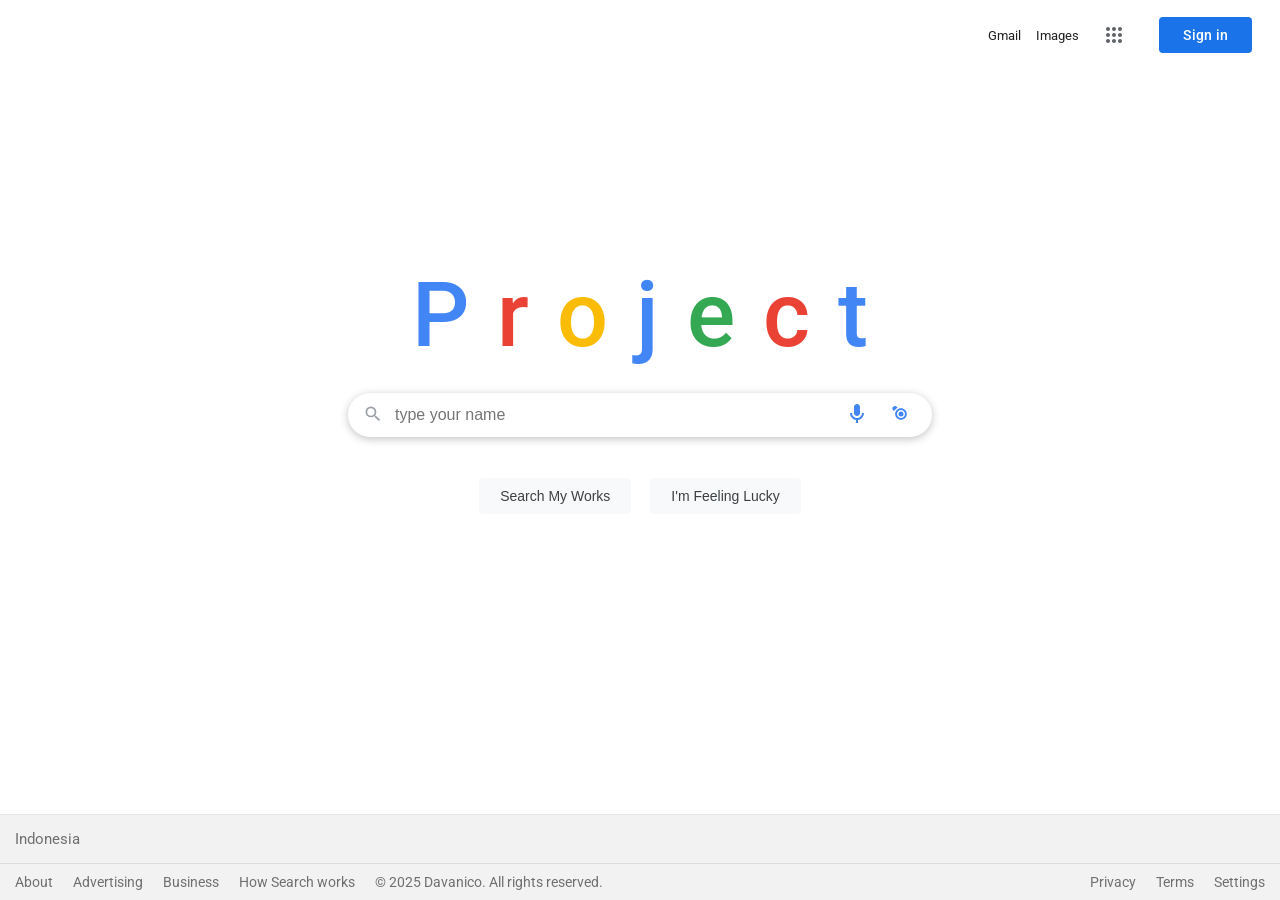
<file: index.html>
<!--
 WARNING:
This HTML/CSS/JavaScript code is protected by copyright.
Unauthorized copying, cloning, or redistribution of any part of this project is strictly prohibited.
Legal action may be taken against violators.
All rights reserved © Davanico 2025.
-->

<!doctype html>
<html lang=en>
<head>
<meta charset=UTF-8>
<meta name=viewport content="width=device-width,initial-scale=1">
<title>Davanico</title>
<link rel=preconnect href=https://fonts.googleapis.com>
<link rel=preconnect href=https://fonts.gstatic.com crossorigin>
<link href="https://fonts.googleapis.com/css2?family=Roboto:wght@300;400;500;700&display=swap" rel=stylesheet>
<link rel=stylesheet href=style.css>
<link rel=apple-touch-icon sizes=180x180 href=img/apple-touch-icon.png>
<link rel=icon type=image/png sizes=192x192 href=img/android-chrome-192x192.png>
<link rel=icon type=image/png sizes=512x512 href=img/android-chrome-512x512.png>
</head>
<body class=homepage-body>
<div class=top-nav>
<div class=nav-links>
<a href=#>Gmail</a>
<a href=#>Images</a>
<div class=apps-menu>
<svg width=24 height=24 viewBox="0 0 24 24" fill=#5f6368>
<path d="M6,8c1.1,0 2,-0.9 2,-2s-0.9,-2 -2,-2 -2,0.9 -2,2 0.9,2 2,2zM12,20c1.1,0 2,-0.9 2,-2s-0.9,-2 -2,-2 -2,0.9 -2,2 0.9,2 2,2zM6,20c1.1,0 2,-0.9 2,-2s-0.9,-2 -2,-2 -2,0.9 -2,2 0.9,2 2,2zM6,14c1.1,0 2,-0.9 2,-2s-0.9,-2 -2,-2 -2,0.9 -2,2 0.9,2 2,2zM12,14c1.1,0 2,-0.9 2,-2s-0.9,-2 -2,-2 -2,0.9 -2,2 0.9,2 2,2zM16,6c0,1.1 0.9,2 2,2s2,-0.9 2,-2 -0.9,-2 -2,-2 -2,0.9 -2,2zM12,8c1.1,0 2,-0.9 2,-2s-0.9,-2 -2,-2 -2,0.9 -2,2 0.9,2 2,2zM18,14c1.1,0 2,-0.9 2,-2s-0.9,-2 -2,-2 -2,0.9 -2,2 0.9,2 2,2zM18,20c1.1,0 2,-0.9 2,-2s-0.9,-2 -2,-2 -2,0.9 -2,2 0.9,2 2,2z"/>
</svg>
</div>
<button class=signin-btn>Sign in</button>
</div>
</div>
<div class=homepage-container>
<div class=logo-container>
<div class="davanico-logo">
  <span class="letter-d">P</span>
  <span class="letter-a1">r</span>
  <span class="letter-v">o</span>
  <span class="letter-a2">j</span>
  <span class="letter-n">e</span>
  <span class="letter-i">c</span>
  <span class="letter-c">t</span>
</div>
</div>
<div class=search-section>
<div class=search-box-container>
<div class=search-icon-left>
<svg width=20 height=20 viewBox="0 0 24 24" fill=#9aa0a6>
<path d="M15.5 14h-.79l-.28-.27A6.471 6.471 0 0 0 16 9.5 6.5 6.5 0 1 0 9.5 16c1.61 0 3.09-.59 4.23-1.57l.27.28v.79l5 4.99L20.49 19l-4.99-5zm-6 0C7.01 14 5 11.99 5 9.5S7.01 5 9.5 5 14 7.01 14 9.5 11.99 14 9.5 14z"/>
</svg>
</div>
<input id=searchInput autocomplete=off maxlength=2048 autofocus>
<div class=search-icons-right>
<div class=mic-icon>
<svg width=24 height=24 viewBox="0 0 24 24" fill=#4285f4>
<path d="M12 14c1.66 0 3-1.34 3-3V5c0-1.66-1.34-3-3-3S9 3.34 9 5v6c0 1.66 1.34 3 3 3z"/>
<path d="M17 11c0 2.76-2.24 5-5 5s-5-2.24-5-5H5c0 3.53 2.61 6.43 6 6.92V21h2v-3.08c3.39-.49 6-3.39 6-6.92h-2z"/>
</svg>
</div>
<div class=camera-icon>
<svg width=24 height=24 viewBox="0 0 24 24" fill=#4285f4>
<path d="M12 8c-2.21 0-4 1.79-4 4s1.79 4 4 4 4-1.79 4-4-1.79-4-4-4zm-5.83 4c0-3.23 2.6-5.83 5.83-5.83s5.83 2.6 5.83 5.83-2.6 5.83-5.83 5.83S6.17 15.23 6.17 12z"/>
<circle cx=12 cy=12 r=2.5 />
<path d="M8.5 5.5l-.71-.71C6.67 3.67 5.33 3.67 4.21 4.79c-1.12 1.12-1.12 2.46 0 3.58l.71.71"/>
</svg>
</div>
</div>
</div>
</div>
<div class=buttons-section>
<button class=google-search-btn id=googleSearchBtn>Search My Works</button>
<button class=lucky-btn id=feelingLuckyBtn>I'm Feeling Lucky</button>
</div>
</div>
<div class=homepage-footer>
<div class=footer-content>
<div class=footer-country>Indonesia</div>
<div class=footer-divider></div>
<div class=footer-links>
<div class=footer-left>
<a href=#>About</a>
<a href=#>Advertising</a>
<a href=#>Business</a>
<a href=#>How Search works</a>
<a href=#>&copy; 2025 Davanico. All rights reserved.</a>
</div>
<div class=footer-right>
<a href=#>Privacy</a>
<a href=#>Terms</a>
<a href=#>Settings</a>
</div>
</div>
</div>
</div>
<script src=script.js></script>
</body>
</html>
</file>
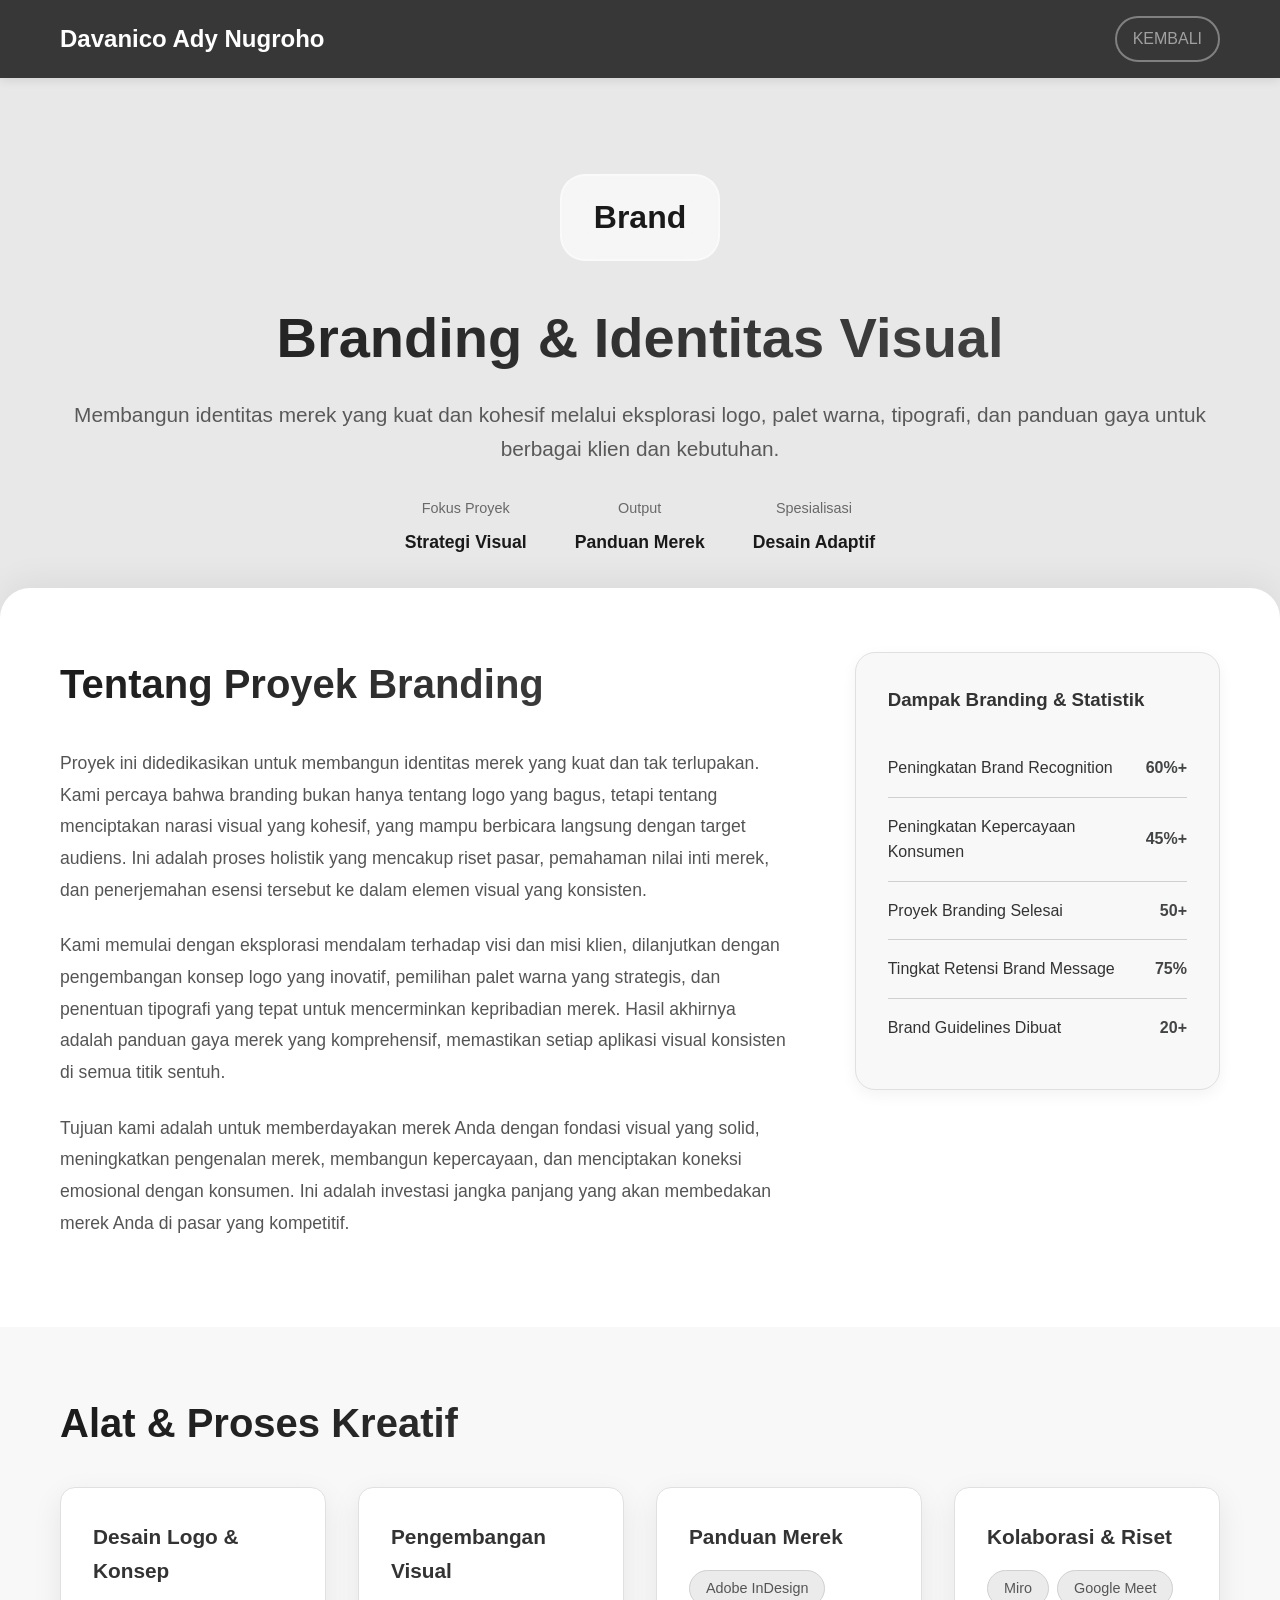
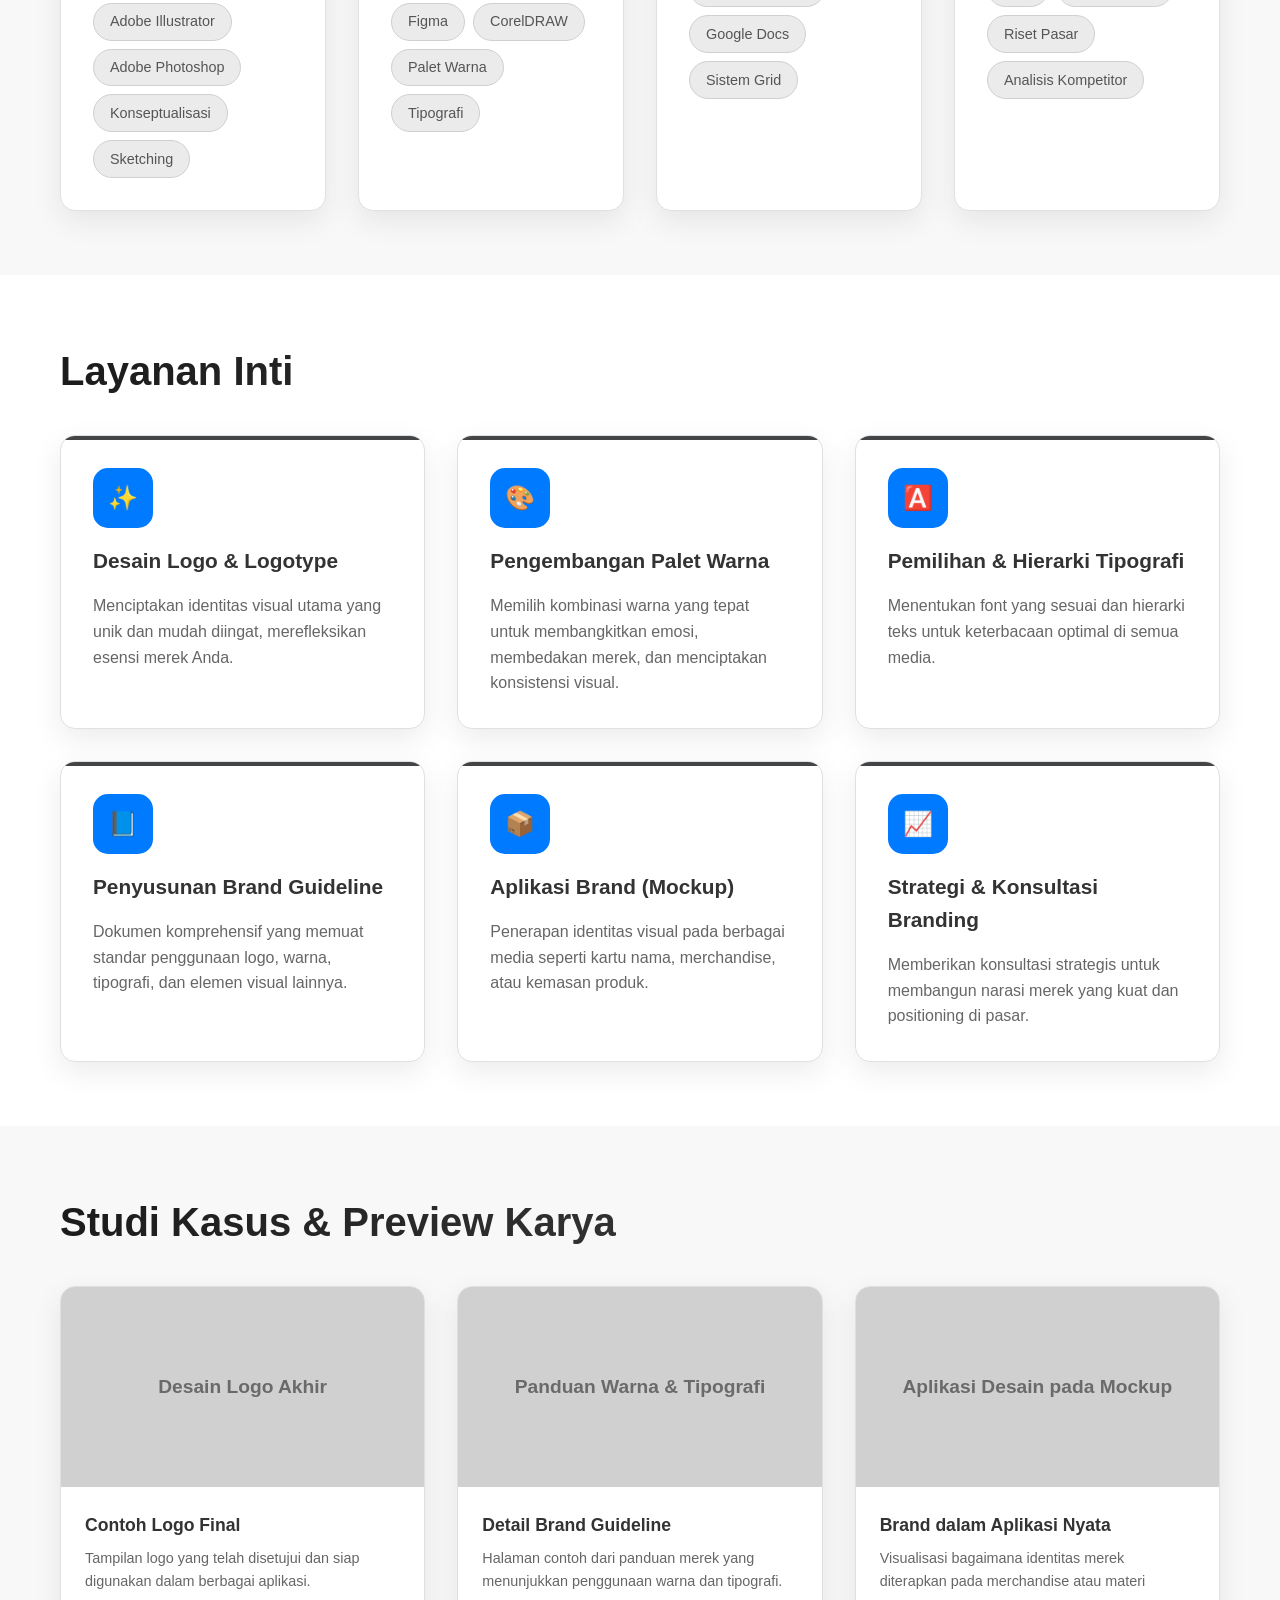
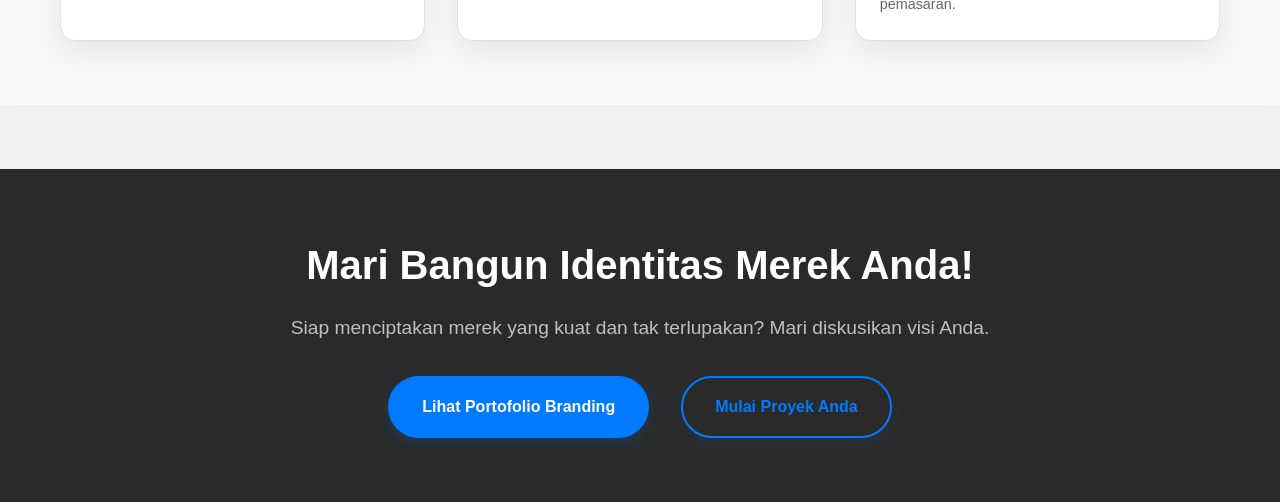
<file: project2.html>
<!DOCTYPE html>
<html lang="id">
<head>
    <meta charset="UTF-8">
    <meta name="viewport" content="width=device-width, initial-scale=1.0">
    <title>Branding & Identitas Visual - Detail Proyek</title>

      <!-- Favicon untuk berbagai perangkat -->
  <link rel="apple-touch-icon" sizes="180x180" href="img/apple-touch-icon.png">
  <link rel="icon" type="image/png" sizes="192x192" href="img/android-chrome-192x192.png">
  <link rel="icon" type="image/png" sizes="512x512" href="img/android-chrome-512x512.png">
    
    <style>
        /* ========== Reset & Global ========== */
        * {
            margin: 0;
            padding: 0;
            box-sizing: border-box;
        }

        body {
            font-family: 'Inter', -apple-system, BlinkMacSystemFont, 'Segoe UI', Roboto, sans-serif;
            line-height: 1.6;
            color: #1A1A1A; /* Teks utama menjadi hitam/abu gelap */
            background: #F0F0F0; /* Latar belakang body: Abu-abu terang, seperti macOS */
            overflow-x: hidden; /* Pastikan tidak ada scroll horizontal */
        }

        .container {
            max-width: 1200px;
            margin: 0 auto;
            padding: 0 20px;
        }

        /* ========== Header ========== */
        header {
            background: rgba(45, 45, 45, 0.95); /* Abu-abu sangat gelap, sedikit transparan */
            backdrop-filter: blur(10px); /* Efek blur seperti di macOS */
            -webkit-backdrop-filter: blur(10px); /* Untuk Safari */
            padding: 1rem 0;
            box-shadow: 0 2px 10px rgba(0, 0, 0, 0.1); /* Shadow lembut */
            position: sticky;
            top: 0;
            z-index: 1000;
            transition: .3s;
        }

        nav {
            display: flex;
            justify-content: space-between;
            align-items: center;
        }

        .logo {
            font-size: 1.5rem;
            font-weight: 700;
            color: #FFFFFF; /* Warna logo menjadi putih solid agar selalu terlihat jelas di header gelap */
            -webkit-background-clip: unset;
            -webkit-text-fill-color: unset;
            background-clip: unset;
        }

        .back-btn {
            color:  #A0A0A0; /* Biru macOS */
            text-decoration: none;
            font-weight: 500;
            padding: 0.5rem 1rem;
            border: 2px solid #808080; /* Border biru macOS */
            border-radius: 25px;
            transition: all 0.3s ease;
            outline: none;
            box-shadow: none;
        }

        .back-btn:hover {
            background: #808080; /* Hover menjadi biru solid */
            color: white;
            transform: translateY(-2px);
            box-shadow: 0 4px 10px rgba(0, 122, 255, 0.2); /* Bayangan lembut */
        }

        .back-btn:focus,
        .back-btn:active {
            outline: none;
            box-shadow: none;
        }

        /* ========== Hero Section ========== */
        .project-hero {
            background: #E8E8E8; /* Background hero juga terang, seperti halaman utama */
            color: #1A1A1A; /* Warna teks hero menjadi gelap agar terlihat di background terang */
            padding: 6rem 0 4rem;
            text-align: center;
            position: relative;
            overflow: hidden;
        }

        .project-hero::before {
            content: '';
            position: absolute;
            top: 0;
            left: 0;
            right: 0;
            bottom: 0;
            /* Efek grain dengan warna yang disesuaikan untuk background terang */
            background: url('data:image/svg+xml,<svg xmlns="http://www.w3.org/2000/svg" viewBox="0 0 100 100"><defs><pattern id="grain" width="100" height="100" patternUnits="userSpaceOnUse"><circle cx="25" cy="25" r="1" fill="rgba(0,0,0,0.05)"/><circle cx="75" cy="75" r="1" fill="rgba(0,0,0,0.05)"/><circle cx="25" cy="75" r='1' fill='rgba(0,0,0,0.025)'/><circle cx='75' cy='25' r='1' fill='rgba(0,0,0,0.025)'/></pattern></defs><rect width='100' height='100' fill='url(%23grain)'/></svg>');
            animation: float 20s ease-in-out infinite;
        }

        @keyframes float {
            0%, 100% { transform: translateY(0px); }
            50% { transform: translateY(-20px); }
        }

        .project-hero-content {
            position: relative;
            z-index: 1;
        }

        .project-icon {
            min-width: 160px;
            min-height: 80px;
            padding: 1rem 2rem;
            background: rgba(255, 255, 255, 0.6); /* Lebih transparan dan putih */
            border-radius: 25px;
            display: inline-flex;
            align-items: center;
            justify-content: center;
            font-size: 2rem;
            font-weight: 700;
            margin: 0 auto 2rem;
            backdrop-filter: blur(15px); /* Blur sedikit lebih kuat */
            border: 2px solid rgba(255, 255, 255, 0.4); /* Border lebih jelas */
            white-space: nowrap;
            color: #1A1A1A; /* Warna teks ikon gelap */
        }

        .project-hero h1 {
            font-size: 3.5rem;
            font-weight: 700;
            margin-bottom: 1rem;
            /* Ganti gradient teks agar terlihat di background terang */
            background:linear-gradient(135deg,#1A1A1A,#4A4A4A); /* Hitam ke abu gelap */
            -webkit-background-clip:text;
            -webkit-text-fill-color:transparent;
            background-clip:text;
        }

        .project-hero .subtitle {
            font-size: 1.3rem;
            opacity: 0.9;
            margin-bottom: 2rem;
            color: #4A4A4A; /* Subtitle abu gelap */
        }

        .project-meta {
            display: flex;
            justify-content: center;
            gap: 3rem;
            flex-wrap: wrap;
            color: #4A4A4A; /* Warna teks meta info abu gelap */
        }

        .meta-item {
            text-align: center;
        }

        .meta-label {
            font-size: 0.9rem;
            opacity: 0.8;
            margin-bottom: 0.5rem;
        }

        .meta-value {
            font-size: 1.1rem;
            font-weight: 600;
            color: #1A1A1A; /* Nilai meta lebih gelap */
        }

        /* ========== Main Content ========== */
        main {
            background: #FFFFFF; /* Main content putih bersih */
            margin-top: -2rem;
            border-radius: 30px 30px 0 0;
            position: relative;
            z-index: 1;
            box-shadow: 0 -10px 30px rgba(0,0,0,0.05); /* Bayangan di atas */
        }

        .content-section {
            padding: 4rem 0;
        }

        .section-title {
            font-size: 2.5rem;
            font-weight: 700;
            margin-bottom: 2rem;
            /* Ganti gradient teks agar terlihat di background terang */
            background:linear-gradient(135deg,#1A1A1A,#4A4A4A); /* Hitam ke abu gelap */
            -webkit-background-clip:text;
            -webkit-text-fill-color:transparent;
            background-clip:text;
        }

        /* ========== Overview Section ========== */
        .overview-grid {
            display: grid;
            grid-template-columns: 2fr 1fr;
            gap: 4rem;
            align-items: start;
        }

        .overview-text {
            font-size: 1.1rem;
            color: #555; /* Teks abu-abu sedang */
            line-height: 1.8;
        }

        .overview-text p {
            margin-bottom: 1.5rem;
        }

        .project-stats {
            background: #F8F8F8; /* Background stats abu-abu terang */
            padding: 2rem;
            border-radius: 20px;
            border: 1px solid #E0E0E0; /* Border abu-abu tipis */
            box-shadow: 0 5px 15px rgba(0,0,0,0.05); /* Shadow lembut */
        }

        .stat-item {
            display: flex;
            justify-content: space-between;
            align-items: center;
            padding: 1rem 0;
            border-bottom: 1px solid #D0D0D0; /* Border abu-abu sedang */
        }

        .stat-item:last-child {
            border-bottom: none;
        }

        .stat-label {
            font-weight: 500;
            color: #333;
        }

        .stat-value {
            font-weight: 600;
            color: #434445; /* Nilai stat biru macOS */
        }

        /* ========== Technology Stack ========== */
        .tech-grid {
            display: grid;
            grid-template-columns: repeat(auto-fit, minmax(250px, 1fr));
            gap: 2rem;
            margin-top: 2rem;
        }

        .tech-category {
            background: #FFFFFF; /* Background kategori putih bersih */
            padding: 2rem;
            border-radius: 15px;
            box-shadow: 0 10px 30px rgba(0, 0, 0, 0.08); /* Shadow lebih lembut */
            border: 1px solid #E0E0E0; /* Border abu-abu tipis */
            transition: transform 0.3s ease;
        }

        .tech-category:hover {
            transform: translateY(-5px);
            box-shadow: 0 16px 40px rgba(0, 0, 0, 0.12); /* Shadow sedikit lebih kuat */
        }

        .tech-category h3 {
            font-size: 1.3rem;
            font-weight: 600;
            margin-bottom: 1rem;
            color: #333;
        }

        .tech-list {
            display: flex;
            flex-wrap: wrap;
            gap: 0.5rem;
        }

        .tech-tag {
            padding: 0.4rem 1rem;
            background: #EBEBEB; /* Background tag teknologi lebih terang */
            color: #555555; /* Warna teks tag teknologi */
            border-radius: 20px;
            font-size: 0.9rem;
            font-weight: 500;
            border: 1px solid #D0D0D0; /* Border tipis */
        }

        /* ========== Features Section ========== */
        .features-grid {
            display: grid;
            grid-template-columns: repeat(auto-fit, minmax(300px, 1fr));
            gap: 2rem;
            margin-top: 2rem;
        }

        .feature-card {
            background: #FFFFFF; /* Kartu fitur putih bersih */
            padding: 2rem;
            border-radius: 15px;
            box-shadow: 0 10px 30px rgba(0, 0, 0, 0.08); /* Shadow lebih lembut */
            border: 1px solid #E0E0E0; /* Border abu-abu tipis */
            transition: all 0.3s ease;
            position: relative;
            overflow: hidden;
        }

        .feature-card::before {
            content: '';
            position: absolute;
            top: 0;
            left: 0;
            right: 0;
            height: 4px;
            background: #434445; /* Garis atas biru macOS */
        }

        .feature-card:hover {
            transform: translateY(-5px);
            box-shadow: 0 20px 50px rgba(0, 0, 0, 0.15);
        }

        .feature-icon {
            width: 60px;
            height: 60px;
            background: #007AFF; /* Ikon fitur biru macOS */
            border-radius: 15px;
            display: flex;
            align-items: center;
            justify-content: center;
            color: white;
            font-size: 1.5rem;
            margin-bottom: 1rem;
        }

        .feature-card h3 {
            font-size: 1.3rem;
            font-weight: 600;
            margin-bottom: 1rem;
            color: #333;
        }

        .feature-card p {
            color: #666;
            line-height: 1.6;
        }

        /* ========== Screenshots Section ========== */
        .screenshots-grid {
            display: grid;
            grid-template-columns: repeat(auto-fit, minmax(300px, 1fr));
            gap: 2rem;
            margin-top: 2rem;
        }

        .screenshot-card {
            background: #FFFFFF; /* Kartu screenshot putih bersih */
            border-radius: 15px;
            overflow: hidden;
            box-shadow: 0 10px 30px rgba(0, 0, 0, 0.08); /* Shadow lembut */
            border: 1px solid #E0E0E0; /* Border abu-abu tipis */
            transition: transform 0.3s ease;
        }

        .screenshot-card:hover {
            transform: scale(1.02);
            box-shadow: 0 16px 40px rgba(0, 0, 0, 0.12); /* Shadow sedikit lebih kuat */
        }
        
        .screenshot-img {
            width: 100%;
            height: 200px;
            object-fit: cover;
            display: block;
        }

        .screenshot-placeholder { /* Ini adalah fallback jika gambar tidak dimuat */
            height: 200px;
            background: #D0D0D0; /* Placeholder abu-abu */
            display: flex;
            align-items: center;
            justify-content: center;
            color: #6A6A6A; /* Teks placeholder abu gelap */
            font-size: 1.2rem;
            font-weight: 600;
        }

        .screenshot-info {
            padding: 1.5rem;
        }

        .screenshot-info h3 {
            font-size: 1.1rem;
            font-weight: 600;
            margin-bottom: 0.5rem;
            color: #333;
        }

        .screenshot-info p {
            color: #666;
            font-size: 0.9rem;
        }

        /* ========== Call to Action ========== */
        .cta-section {
            background: #2A2A2A; /* Latar belakang CTA abu-abu gelap/hitam */
            color: white;
            padding: 4rem 0;
            text-align: center;
            margin-top: 4rem;
        }

        .cta-buttons {
            display: flex;
            justify-content: center;
            gap: 2rem;
            margin-top: 2rem;
            flex-wrap: wrap;
        }

        .btn {
            padding: 1rem 2rem;
            border-radius: 50px;
            text-decoration: none;
            font-weight: 600;
            transition: all 0.3s ease;
            display: inline-block;
        }

        .btn-primary {
            background: #007AFF; /* Tombol biru solid */
            color: white;
            border: 2px solid #007AFF; /* Border biru solid */
            box-shadow: 0 5px 15px rgba(0, 122, 255, 0.2); /* Bayangan biru */
        }

        .btn-primary:hover {
            background: #005BBC; /* Biru lebih gelap saat hover */
            transform: translateY(-2px);
            box-shadow:0 8px 20px rgba(0,0,0,.2);
        }

        .btn-secondary {
            background: transparent; /* Transparan */
            color: #007AFF; /* Teks biru */
            border: 2px solid #007AFF; /* Border biru */
            box-shadow: 0 5px 15px rgba(0, 122, 255, 0.1); /* Bayangan lembut */
        }

        .btn-secondary:hover {
            background: #007AFF; /* Hover menjadi biru solid */
            color: white;
            transform: translateY(-2px);
            box-shadow:0 8px 20px rgba(0,0,0,.2);
        }

        /* ========== Responsive Design ========== */
        @media (max-width: 768px) {
            .project-hero h1 {
                font-size: 2.5rem;
            }

            .overview-grid {
                grid-template-columns: 1fr;
                gap: 2rem;
            }

            .project-meta {
                flex-direction: column;
                gap: 1rem;
            }

            .cta-buttons {
                flex-direction: column;
                align-items: center;
            }

            .section-title {
                font-size: 2rem;
            }
        }
        @media (max-width: 600px) {
            .tech-grid, .features-grid, .screenshots-grid {
                grid-template-columns: 1fr;
            }
        }

        /* ========== Animations ========== */
        .fade-in {
            opacity: 0;
            transform: translateY(30px);
            transition: all 0.8s ease;
        }

        .fade-in.visible {
            opacity: 1;
            transform: translateY(0);
        }
    </style>
</head>
<body>
    <header>
        <nav class="container">
            <div class="logo">Davanico Ady Nugroho</div>
            <a href="/search" class="back-btn">KEMBALI</a>
        </nav>
    </header>

    <section class="project-hero">
        <div class="container">
            <div class="project-hero-content">
                <div class="project-icon">Brand</div>
                <h1>Branding & Identitas Visual</h1>
                <p class="subtitle">Membangun identitas merek yang kuat dan kohesif melalui eksplorasi logo, palet warna, tipografi, dan panduan gaya untuk berbagai klien dan kebutuhan.</p>
                <div class="project-meta">
                    <div class="meta-item">
                        <div class="meta-label">Fokus Proyek</div>
                        <div class="meta-value">Strategi Visual</div>
                    </div>
                    <div class="meta-item">
                        <div class="meta-label">Output</div>
                        <div class="meta-value">Panduan Merek</div>
                    </div>
                    <div class="meta-item">
                        <div class="meta-label">Spesialisasi</div>
                        <div class="meta-value">Desain Adaptif</div>
                    </div>
                </div>
            </div>
        </div>
    </section>

    <main>
        <section class="content-section">
            <div class="container">
                <div class="overview-grid">
                    <div class="overview-content fade-in">
                        <h2 class="section-title">Tentang Proyek Branding</h2>
                        <div class="overview-text">
                            <p>
                                Proyek ini didedikasikan untuk membangun identitas merek yang kuat dan tak terlupakan. Kami percaya bahwa branding bukan hanya tentang logo yang bagus, tetapi tentang menciptakan narasi visual yang kohesif, yang mampu berbicara langsung dengan target audiens. Ini adalah proses holistik yang mencakup riset pasar, pemahaman nilai inti merek, dan penerjemahan esensi tersebut ke dalam elemen visual yang konsisten.
                            </p>
                            <p>
                                Kami memulai dengan eksplorasi mendalam terhadap visi dan misi klien, dilanjutkan dengan pengembangan konsep logo yang inovatif, pemilihan palet warna yang strategis, dan penentuan tipografi yang tepat untuk mencerminkan kepribadian merek. Hasil akhirnya adalah panduan gaya merek yang komprehensif, memastikan setiap aplikasi visual konsisten di semua titik sentuh.
                            </p>
                            <p>
                                Tujuan kami adalah untuk memberdayakan merek Anda dengan fondasi visual yang solid, meningkatkan pengenalan merek, membangun kepercayaan, dan menciptakan koneksi emosional dengan konsumen. Ini adalah investasi jangka panjang yang akan membedakan merek Anda di pasar yang kompetitif.
                            </p>
                        </div>
                    </div>
                    <div class="project-stats fade-in">
                        <h3 style="margin-bottom: 1.5rem; color: #333;">Dampak Branding & Statistik</h3>
                        <div class="stat-item">
                            <span class="stat-label">Peningkatan Brand Recognition</span>
                            <span class="stat-value">60%+</span>
                        </div>
                        <div class="stat-item">
                            <span class="stat-label">Peningkatan Kepercayaan Konsumen</span>
                            <span class="stat-value">45%+</span>
                        </div>
                        <div class="stat-item">
                            <span class="stat-label">Proyek Branding Selesai</span>
                            <span class="stat-value">50+</span>
                        </div>
                        <div class="stat-item">
                            <span class="stat-label">Tingkat Retensi Brand Message</span>
                            <span class="stat-value">75%</span>
                        </div>
                        <div class="stat-item">
                            <span class="stat-label">Brand Guidelines Dibuat</span>
                            <span class="stat-value">20+</span>
                        </div>
                    </div>
                </div>
            </div>
        </section>

        <section class="content-section" style="background: #F8F8F8;"> <div class="container">
                <h2 class="section-title fade-in">Alat & Proses Kreatif</h2>
                <div class="tech-grid">
                    <div class="tech-category fade-in">
                        <h3>Desain Logo & Konsep</h3>
                        <div class="tech-list">
                            <span class="tech-tag">Adobe Illustrator</span>
                            <span class="tech-tag">Adobe Photoshop</span>
                            <span class="tech-tag">Konseptualisasi</span>
                            <span class="tech-tag">Sketching</span>
                        </div>
                    </div>
                    <div class="tech-category fade-in">
                        <h3>Pengembangan Visual</h3>
                        <div class="tech-list">
                            <span class="tech-tag">Figma</span>
                            <span class="tech-tag">CorelDRAW</span>
                            <span class="tech-tag">Palet Warna</span>
                            <span class="tech-tag">Tipografi</span>
                        </div>
                    </div>
                    <div class="tech-category fade-in">
                        <h3>Panduan Merek</h3>
                        <div class="tech-list">
                            <span class="tech-tag">Adobe InDesign</span>
                            <span class="tech-tag">Google Docs</span>
                            <span class="tech-tag">Sistem Grid</span>
                        </div>
                    </div>
                    <div class="tech-category fade-in">
                        <h3>Kolaborasi & Riset</h3>
                        <div class="tech-list">
                            <span class="tech-tag">Miro</span>
                            <span class="tech-tag">Google Meet</span>
                            <span class="tech-tag">Riset Pasar</span>
                            <span class="tech-tag">Analisis Kompetitor</span>
                        </div>
                    </div>
                </div>
            </div>
        </section>

        <section class="content-section">
            <div class="container">
                <h2 class="section-title fade-in">Layanan Inti</h2>
                <div class="features-grid">
                    <div class="feature-card fade-in">
                        <div class="feature-icon">✨</div>
                        <h3>Desain Logo & Logotype</h3>
                        <p>Menciptakan identitas visual utama yang unik dan mudah diingat, merefleksikan esensi merek Anda.</p>
                    </div>
                    <div class="feature-card fade-in">
                        <div class="feature-icon">🎨</div>
                        <h3>Pengembangan Palet Warna</h3>
                        <p>Memilih kombinasi warna yang tepat untuk membangkitkan emosi, membedakan merek, dan menciptakan konsistensi visual.</p>
                    </div>
                    <div class="feature-card fade-in">
                        <div class="feature-icon">🅰️</div>
                        <h3>Pemilihan & Hierarki Tipografi</h3>
                        <p>Menentukan font yang sesuai dan hierarki teks untuk keterbacaan optimal di semua media.</p>
                    </div>
                    <div class="feature-card fade-in">
                        <div class="feature-icon">📘</div>
                        <h3>Penyusunan Brand Guideline</h3>
                        <p>Dokumen komprehensif yang memuat standar penggunaan logo, warna, tipografi, dan elemen visual lainnya.</p>
                    </div>
                    <div class="feature-card fade-in">
                        <div class="feature-icon">📦</div>
                        <h3>Aplikasi Brand (Mockup)</h3>
                        <p>Penerapan identitas visual pada berbagai media seperti kartu nama, merchandise, atau kemasan produk.</p>
                    </div>
                    <div class="feature-card fade-in">
                        <div class="feature-icon">📈</div>
                        <h3>Strategi & Konsultasi Branding</h3>
                        <p>Memberikan konsultasi strategis untuk membangun narasi merek yang kuat dan positioning di pasar.</p>
                    </div>
                </div>
            </div>
        </section>

        <section class="content-section" style="background: #F8F8F8;"> <div class="container">
                <h2 class="section-title fade-in">Studi Kasus & Preview Karya</h2>
                <div class="screenshots-grid">
                    <div class="screenshot-card fade-in">
                        <div class="screenshot-placeholder">Desain Logo Akhir</div>
                        <div class="screenshot-info">
                            <h3>Contoh Logo Final</h3>
                            <p>Tampilan logo yang telah disetujui dan siap digunakan dalam berbagai aplikasi.</p>
                        </div>
                    </div>
                    <div class="screenshot-card fade-in">
                        <div class="screenshot-placeholder">Panduan Warna & Tipografi</div>
                        <div class="screenshot-info">
                            <h3>Detail Brand Guideline</h3>
                            <p>Halaman contoh dari panduan merek yang menunjukkan penggunaan warna dan tipografi.</p>
                        </div>
                    </div>
                    <div class="screenshot-card fade-in">
                        <div class="screenshot-placeholder">Aplikasi Desain pada Mockup</div>
                        <div class="screenshot-info">
                            <h3>Brand dalam Aplikasi Nyata</h3>
                            <p>Visualisasi bagaimana identitas merek diterapkan pada merchandise atau materi pemasaran.</p>
                        </div>
                    </div>
                </div>
            </div>
        </section>
    </main>

    <section class="cta-section">
        <div class="container">
            <h2 style="font-size: 2.5rem; margin-bottom: 1rem; color: #FFFFFF;">Mari Bangun Identitas Merek Anda!</h2>
            <p style="font-size: 1.2rem; opacity: 0.9; color: #D0D0D0;">
                Siap menciptakan merek yang kuat dan tak terlupakan? Mari diskusikan visi Anda.
            </p>
            <div class="cta-buttons">
                <a href="/not-found" class="btn btn-primary">Lihat Portofolio Branding</a>
                <a href="/not-found" class="btn btn-secondary">Mulai Proyek Anda</a>
            </div>
        </div>
    </section>

    <script>
        // Fade in animation on scroll
        const observerOptions = {
            threshold: 0.1,
            rootMargin: '0px 0px -50px 0px'
        };

        const observer = new IntersectionObserver((entries) => {
            entries.forEach(entry => {
                if (entry.isIntersecting) {
                    entry.target.classList.add('visible');
                }
            });
        }, observerOptions);

        document.querySelectorAll('.fade-in').forEach(el => {
            observer.observe(el);
        });
    </script>
</body>
</html>
</file>
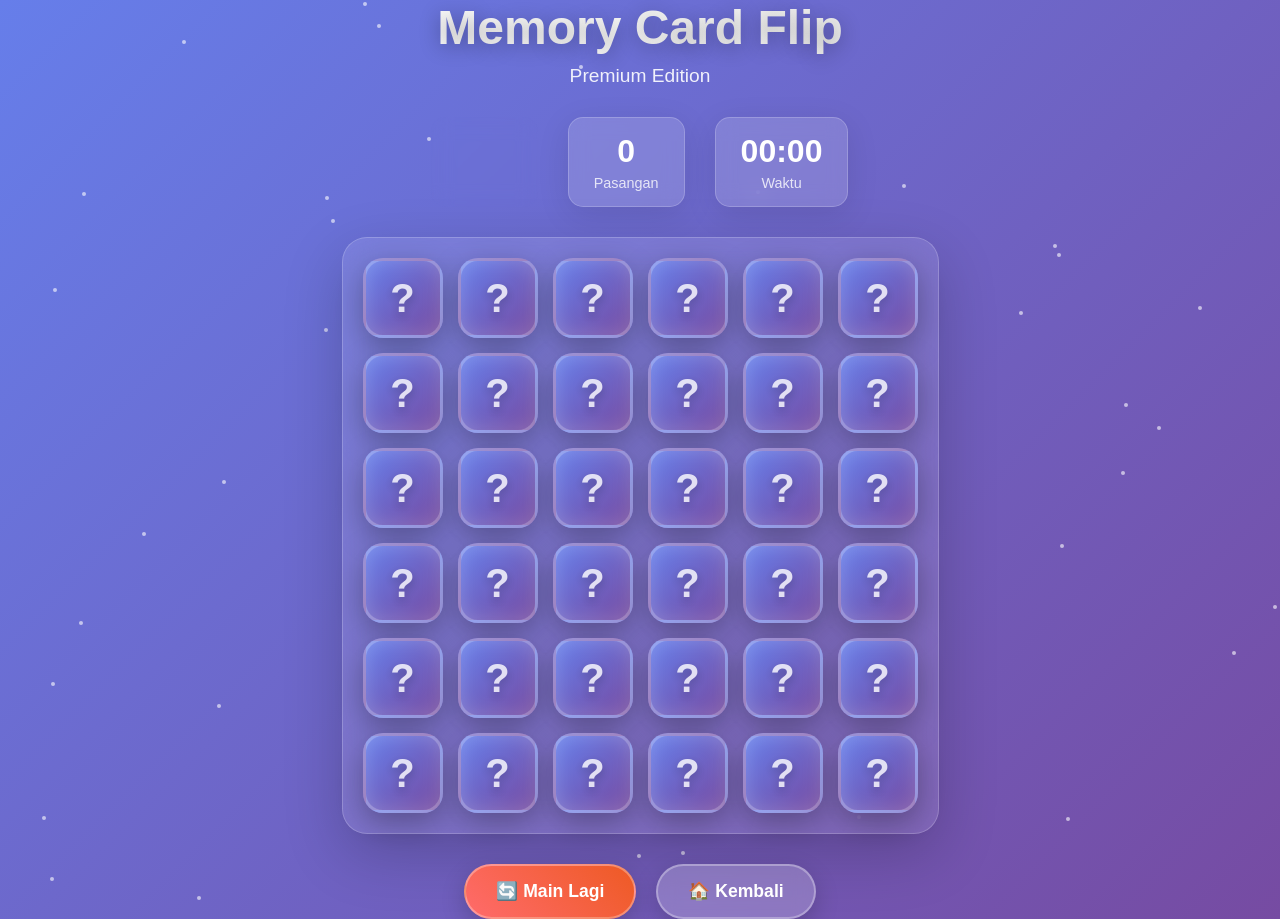
<file: project4.html>
<!DOCTYPE html>
<html lang="id">
<head>
    <meta charset="UTF-8">
    <meta name="viewport" content="width=device-width, initial-scale=1.0">
    <title>Memory Card Flip - Premium Edition</title>

      <!-- Favicon untuk berbagai perangkat -->
  <link rel="apple-touch-icon" sizes="180x180" href="img/apple-touch-icon.png">
  <link rel="icon" type="image/png" sizes="192x192" href="img/android-chrome-192x192.png">
  <link rel="icon" type="image/png" sizes="512x512" href="img/android-chrome-512x512.png">
    
    <style>
        * {
            margin: 0;
            padding: 0;
            box-sizing: border-box;
        }

        body {
            font-family: 'Segoe UI', Tahoma, Geneva, Verdana, sans-serif;
            background: linear-gradient(135deg, #667eea 0%, #764ba2 100%);
            min-height: 100vh;
            display: flex;
            flex-direction: column;
            align-items: center;
            justify-content: center;
            overflow-x: hidden;
            position: relative;
        }

        /* Animated Background Particles */
        .particles {
            position: fixed;
            top: 0;
            left: 0;
            width: 100%;
            height: 100%;
            pointer-events: none;
            z-index: 1;
        }

        .particle {
            position: absolute;
            width: 4px;
            height: 4px;
            background: rgba(255, 255, 255, 0.6);
            border-radius: 50%;
            animation: float 6s ease-in-out infinite;
        }

        @keyframes float {
            0%, 100% { transform: translateY(0px) rotate(0deg); opacity: 1; }
            50% { transform: translateY(-20px) rotate(180deg); opacity: 0.8; }
        }

        /* Header */
        .header {
            text-align: center;
            margin-bottom: 30px;
            z-index: 10;
            position: relative;
        }

        .title {
            font-size: 3rem;
            font-weight: 800;
            background: linear-gradient(45deg, #fff, #f0f0f0);
            -webkit-background-clip: text;
            -webkit-text-fill-color: transparent;
            text-shadow: 0 4px 20px rgba(0,0,0,0.3);
            margin-bottom: 10px;
            animation: glow 2s ease-in-out infinite alternate;
        }

        @keyframes glow {
            from { filter: drop-shadow(0 0 20px rgba(255,255,255,0.5)); }
            to { filter: drop-shadow(0 0 30px rgba(255,255,255,0.8)); }
        }

        .subtitle {
            color: rgba(255,255,255,0.9);
            font-size: 1.2rem;
            font-weight: 300;
        }

        /* Game Stats */
        .stats {
            display: flex;
            gap: 30px;
            margin-bottom: 30px;
            z-index: 10;
            position: relative;
        }

        .stat {
            background: rgba(255,255,255,0.15);
            backdrop-filter: blur(10px);
            border: 1px solid rgba(255,255,255,0.2);
            padding: 15px 25px;
            border-radius: 15px;
            text-align: center;
            color: white;
            box-shadow: 0 8px 32px rgba(0,0,0,0.1);
            transition: all 0.3s ease;
        }

        .stat:hover {
            transform: translateY(-5px);
            box-shadow: 0 12px 40px rgba(0,0,0,0.2);
        }

        .stat-value {
            font-size: 2rem;
            font-weight: bold;
            margin-bottom: 5px;
        }

        .stat-label {
            font-size: 0.9rem;
            opacity: 0.8;
        }

        /* Game Board */
        .game-board {
            display: grid;
            grid-template-columns: repeat(6, 1fr);
            gap: 15px;
            margin-bottom: 30px;
            z-index: 10;
            position: relative;
            padding: 20px;
            background: rgba(255,255,255,0.1);
            backdrop-filter: blur(15px);
            border-radius: 25px;
            border: 1px solid rgba(255,255,255,0.2);
            box-shadow: 0 20px 60px rgba(0,0,0,0.2);
            max-width: 600px;
        }

        /* Card Styles */
        .card {
            width: 80px;
            height: 80px;
            position: relative;
            cursor: pointer;
            perspective: 1000px;
            transition: transform 0.3s ease;
        }

        .card:hover {
            transform: scale(1.05);
        }

        .card-inner {
            position: relative;
            width: 100%;
            height: 100%;
            text-align: center;
            transition: transform 0.8s cubic-bezier(0.175, 0.885, 0.32, 1.275);
            transform-style: preserve-3d;
            border-radius: 20px;
            box-shadow: 0 10px 30px rgba(0,0,0,0.3);
        }

        .card.flipped .card-inner {
            transform: rotateY(180deg);
        }

        .card-front, .card-back {
            position: absolute;
            width: 100%;
            height: 100%;
            backface-visibility: hidden;
            border-radius: 20px;
            display: flex;
            align-items: center;
            justify-content: center;
            font-size: 3rem;
            font-weight: bold;
            border: 3px solid rgba(255,255,255,0.3);
        }

        .card-front {
            background: linear-gradient(135deg, #667eea, #764ba2);
            color: white;
            box-shadow: inset 0 0 20px rgba(255,255,255,0.2);
        }

        .card-front::before {
            content: '?';
            font-size: 2.5rem;
            opacity: 0.8;
            text-shadow: 0 4px 10px rgba(0,0,0,0.3);
        }

        .card-back {
            background: linear-gradient(135deg, #ff6b6b, #ee5a24);
            color: white;
            transform: rotateY(180deg);
            box-shadow: inset 0 0 20px rgba(255,255,255,0.2);
            text-shadow: 0 4px 10px rgba(0,0,0,0.3);
            font-size: 2rem;
        }

        .card.matched {
            animation: matchPulse 0.6s ease-in-out;
        }

        @keyframes matchPulse {
            0% { transform: scale(1); }
            50% { transform: scale(1.1); box-shadow: 0 0 30px rgba(255,255,255,0.8); }
            100% { transform: scale(1); }
        }

        /* Buttons */
        .controls {
            display: flex;
            gap: 20px;
            z-index: 10;
            position: relative;
        }

        .btn {
            padding: 15px 30px;
            border: none;
            border-radius: 50px;
            font-size: 1.1rem;
            font-weight: 600;
            cursor: pointer;
            transition: all 0.3s ease;
            backdrop-filter: blur(10px);
            border: 2px solid rgba(255,255,255,0.3);
            text-decoration: none;
            display: inline-flex;
            align-items: center;
            gap: 10px;
            box-shadow: 0 8px 25px rgba(0,0,0,0.2);
        }

        .btn-primary {
            background: linear-gradient(45deg, #ff6b6b, #ee5a24);
            color: white;
        }

        .btn-secondary {
            background: rgba(255,255,255,0.2);
            color: white;
        }

        .btn:hover {
            transform: translateY(-3px);
            box-shadow: 0 12px 35px rgba(0,0,0,0.3);
        }

        .btn:active {
            transform: translateY(-1px);
        }

        /* Win Message */
        .win-message {
            position: fixed;
            top: 50%;
            left: 50%;
            transform: translate(-50%, -50%) scale(0);
            background: rgba(255,255,255,0.95);
            backdrop-filter: blur(20px);
            padding: 40px;
            border-radius: 25px;
            text-align: center;
            box-shadow: 0 25px 80px rgba(0,0,0,0.3);
            border: 2px solid rgba(255,255,255,0.5);
            z-index: 100;
            transition: all 0.5s cubic-bezier(0.68, -0.55, 0.265, 1.55);
        }

        .win-message.show {
            transform: translate(-50%, -50%) scale(1);
        }

        .win-title {
            font-size: 2.5rem;
            font-weight: bold;
            background: linear-gradient(45deg, #667eea, #764ba2);
            -webkit-background-clip: text;
            -webkit-text-fill-color: transparent;
            margin-bottom: 15px;
        }

        .win-stats {
            color: #666;
            font-size: 1.2rem;
            margin-bottom: 20px;
        }

        /* Responsive Design */
        @media (max-width: 768px) {
            .title { font-size: 2rem; }
            .game-board { 
                grid-template-columns: repeat(4, 1fr);
                gap: 10px;
                padding: 15px;
                max-width: 400px;
            }
            .card { width: 60px; height: 60px; }
            .card-front::before { font-size: 2rem; }
            .card-back { font-size: 1.5rem; }
            .stats { gap: 15px; }
            .controls { flex-direction: column; align-items: center; }
        }

        /* Special Effects */
        .sparkle {
            position: absolute;
            width: 6px;
            height: 6px;
            background: white;
            border-radius: 50%;
            pointer-events: none;
            animation: sparkle 1s ease-out forwards;
        }

        @keyframes sparkle {
            0% { 
                transform: scale(0) rotate(0deg);
                opacity: 1;
            }
            100% { 
                transform: scale(2) rotate(180deg);
                opacity: 0;
            }
        }
    </style>
</head>
<body>
    <div class="particles"></div>
    
    <div class="header">
        <h1 class="title">Memory Card Flip</h1>
        <p class="subtitle">Premium Edition</p>
    </div>

    <div class="stats">
        <div class="stat">
            <div class="stat-value" id="moves">0</div>
            <div class="stat-label">Gerakan</div>
        </div>
        <div class="stat">
            <div class="stat-value" id="matches">0</div>
            <div class="stat-label">Pasangan</div>
        </div>
        <div class="stat">
            <div class="stat-value" id="timer">00:00</div>
            <div class="stat-label">Waktu</div>
        </div>
    </div>

    <div class="game-board" id="gameBoard"></div>

    <div class="controls">
        <button class="btn btn-primary" onclick="resetGame()">🔄 Main Lagi</button>
        <a href="/search" class="btn btn-secondary">🏠 Kembali </a>
    </div>

    <div class="win-message" id="winMessage">
        <div class="win-title">🎉 Selamat!</div>
        <div class="win-stats" id="winStats"></div>
        <button class="btn btn-primary" onclick="resetGame()">Main Lagi</button>
    </div>

    <script>
        class MemoryGame {
            constructor() {
                this.cards = [];
                this.flippedCards = [];
                this.moves = 0;
                this.matches = 0;
                this.gameStarted = false;
                this.startTime = null;
                this.timerInterval = null;
                this.symbols = ['🎈', '🎪', '🎨', '🎭', '🎯', '🎲', '🎸', '🎹', '🎊', '🎁', '🎀', '⭐', '💎', '🌟', '🔥', '🌈', '🦄', '🎵'];
                this.init();
            }

            init() {
                this.createParticles();
                this.setupGame();
                this.updateDisplay();
            }

            createParticles() {
                const particlesContainer = document.querySelector('.particles');
                for (let i = 0; i < 50; i++) {
                    const particle = document.createElement('div');
                    particle.className = 'particle';
                    particle.style.left = Math.random() * 100 + '%';
                    particle.style.top = Math.random() * 100 + '%';
                    particle.style.animationDelay = Math.random() * 6 + 's';
                    particle.style.animationDuration = (Math.random() * 3 + 3) + 's';
                    particlesContainer.appendChild(particle);
                }
            }

            setupGame() {
                const gameBoard = document.getElementById('gameBoard');
                gameBoard.innerHTML = '';
                
                // Create card pairs
                const cardSymbols = [...this.symbols, ...this.symbols];
                this.shuffleArray(cardSymbols);
                
                cardSymbols.forEach((symbol, index) => {
                    const card = this.createCard(symbol, index);
                    gameBoard.appendChild(card);
                });
            }

            createCard(symbol, index) {
                const card = document.createElement('div');
                card.className = 'card';
                card.dataset.symbol = symbol;
                card.dataset.index = index;
                
                card.innerHTML = `
                    <div class="card-inner">
                        <div class="card-front"></div>
                        <div class="card-back">${symbol}</div>
                    </div>
                `;
                
                card.addEventListener('click', () => this.flipCard(card));
                return card;
            }

            flipCard(card) {
                if (card.classList.contains('flipped') || 
                    card.classList.contains('matched') || 
                    this.flippedCards.length >= 2) {
                    return;
                }

                if (!this.gameStarted) {
                    this.startGame();
                }

                card.classList.add('flipped');
                this.flippedCards.push(card);
                this.createSparkleEffect(card);

                if (this.flippedCards.length === 2) {
                    this.moves++;
                    this.updateDisplay();
                    
                    setTimeout(() => {
                        this.checkMatch();
                    }, 1000);
                }
            }

            checkMatch() {
                const [card1, card2] = this.flippedCards;
                const symbol1 = card1.dataset.symbol;
                const symbol2 = card2.dataset.symbol;

                if (symbol1 === symbol2) {
                    card1.classList.add('matched');
                    card2.classList.add('matched');
                    this.matches++;
                    this.updateDisplay();
                    
                    if (this.matches === this.symbols.length) {
                        setTimeout(() => this.gameWon(), 500);
                    }
                } else {
                    card1.classList.remove('flipped');
                    card2.classList.remove('flipped');
                }
                
                this.flippedCards = [];
            }

            createSparkleEffect(card) {
                const rect = card.getBoundingClientRect();
                for (let i = 0; i < 6; i++) {
                    const sparkle = document.createElement('div');
                    sparkle.className = 'sparkle';
                    sparkle.style.left = (rect.left + Math.random() * rect.width) + 'px';
                    sparkle.style.top = (rect.top + Math.random() * rect.height) + 'px';
                    document.body.appendChild(sparkle);
                    
                    setTimeout(() => sparkle.remove(), 1000);
                }
            }

            startGame() {
                this.gameStarted = true;
                this.startTime = Date.now();
                this.timerInterval = setInterval(() => {
                    this.updateTimer();
                }, 1000);
            }

            updateTimer() {
                const elapsed = Math.floor((Date.now() - this.startTime) / 1000);
                const minutes = Math.floor(elapsed / 60).toString().padStart(2, '0');
                const seconds = (elapsed % 60).toString().padStart(2, '0');
                document.getElementById('timer').textContent = `${minutes}:${seconds}`;
            }

            updateDisplay() {
                document.getElementById('moves').textContent = this.moves;
                document.getElementById('matches').textContent = this.matches;
            }

            gameWon() {
                clearInterval(this.timerInterval);
                const finalTime = document.getElementById('timer').textContent;
                const winStats = `Selesai dalam ${this.moves} gerakan dan ${finalTime}!`;
                
                document.getElementById('winStats').textContent = winStats;
                document.getElementById('winMessage').classList.add('show');
                
                // Create celebration effect
                this.createCelebrationEffect();
            }

            createCelebrationEffect() {
                for (let i = 0; i < 30; i++) {
                    setTimeout(() => {
                        const sparkle = document.createElement('div');
                        sparkle.className = 'sparkle';
                        sparkle.style.left = Math.random() * window.innerWidth + 'px';
                        sparkle.style.top = Math.random() * window.innerHeight + 'px';
                        sparkle.style.background = `hsl(${Math.random() * 360}, 70%, 50%)`;
                        document.body.appendChild(sparkle);
                        
                        setTimeout(() => sparkle.remove(), 1000);
                    }, i * 100);
                }
            }

            shuffleArray(array) {
                for (let i = array.length - 1; i > 0; i--) {
                    const j = Math.floor(Math.random() * (i + 1));
                    [array[i], array[j]] = [array[j], array[i]];
                }
            }

            reset() {
                clearInterval(this.timerInterval);
                this.cards = [];
                this.flippedCards = [];
                this.moves = 0;
                this.matches = 0;
                this.gameStarted = false;
                this.startTime = null;
                document.getElementById('timer').textContent = '00:00';
                document.getElementById('winMessage').classList.remove('show');
                this.setupGame();
                this.updateDisplay();
            }
        }

        // Initialize game
        const game = new MemoryGame();

        function resetGame() {
            document.getElementById('winMessage').classList.remove('show');
            game.reset();
        }

        // Add some extra visual flair on load
        window.addEventListener('load', () => {
            document.body.style.opacity = '0';
            document.body.style.transform = 'translateY(20px)';
            document.body.style.transition = 'all 0.8s ease';
            
            setTimeout(() => {
                document.body.style.opacity = '1';
                document.body.style.transform = 'translateY(0)';
            }, 100);
        });
    </script>
</body>
</html>
</file>
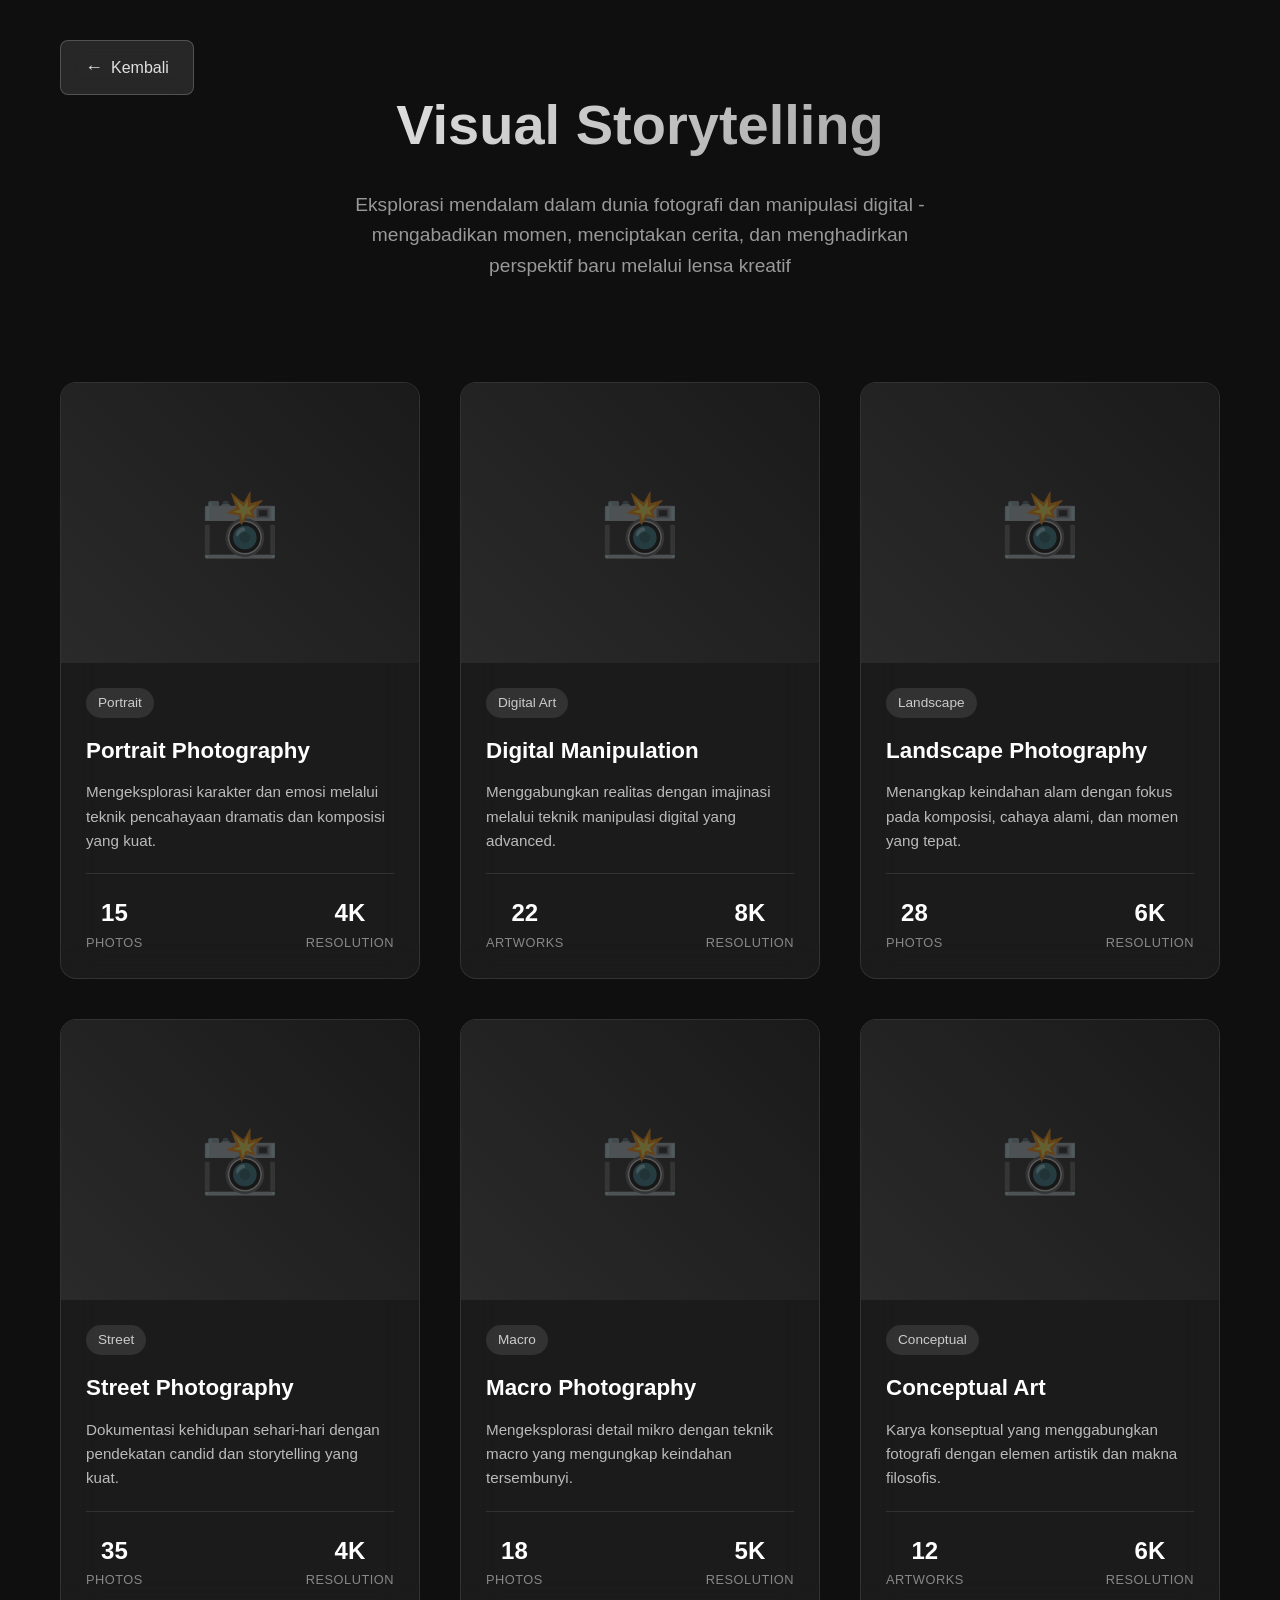
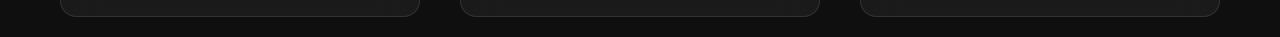
<file: project5.html>
<!DOCTYPE html>
<html lang="id">
<head>
    <meta charset="UTF-8">
    <meta name="viewport" content="width=device-width, initial-scale=1.0">
    <title>Visual Storytelling - Portfolio Fotografi</title>

      <!-- Favicon untuk berbagai perangkat -->
  <link rel="apple-touch-icon" sizes="180x180" href="img/apple-touch-icon.png">
  <link rel="icon" type="image/png" sizes="192x192" href="img/android-chrome-192x192.png">
  <link rel="icon" type="image/png" sizes="512x512" href="img/android-chrome-512x512.png">
    
    <style>
        * {
            margin: 0;
            padding: 0;
            box-sizing: border-box;
        }

        body {
            font-family: 'Segoe UI', Tahoma, Geneva, Verdana, sans-serif;
            background: #0f0f0f;
            color: #e0e0e0;
            line-height: 1.6;
        }

        .container {
            max-width: 1200px;
            margin: 0 auto;
            padding: 20px;
        }

        .header {
            text-align: center;
            padding: 60px 0 40px;
            position: relative;
        }

        .back-btn {
            position: absolute;
            top: 20px;
            left: 0;
            background: rgba(255, 255, 255, 0.1);
            backdrop-filter: blur(10px);
            border: 1px solid rgba(255, 255, 255, 0.2);
            color: #e0e0e0;
            padding: 12px 24px;
            text-decoration: none;
            border-radius: 8px;
            transition: all 0.3s ease;
            display: flex;
            align-items: center;
            gap: 8px;
        }

        .back-btn:hover {
            background: rgba(255, 255, 255, 0.2);
            transform: translateY(-2px);
        }

        .back-btn::before {
            content: '←';
            font-size: 18px;
        }

        .title {
            font-size: 3.5rem;
            font-weight: 700;
            margin-bottom: 20px;
            background: linear-gradient(135deg, #fff, #888);
            background-clip: text;
            -webkit-background-clip: text;
            -webkit-text-fill-color: transparent;
        }

        .subtitle {
            font-size: 1.2rem;
            color: #999;
            max-width: 600px;
            margin: 0 auto;
        }

        .gallery {
            display: grid;
            grid-template-columns: repeat(auto-fit, minmax(350px, 1fr));
            gap: 40px;
            margin-top: 60px;
        }

        .photo-card {
            background: rgba(255, 255, 255, 0.05);
            backdrop-filter: blur(20px);
            border: 1px solid rgba(255, 255, 255, 0.1);
            border-radius: 16px;
            overflow: hidden;
            transition: all 0.4s ease;
            cursor: pointer;
        }

        .photo-card:hover {
            transform: translateY(-10px);
            box-shadow: 0 20px 40px rgba(0, 0, 0, 0.3);
            border-color: rgba(255, 255, 255, 0.2);
        }

        .photo-container {
            position: relative;
            height: 280px;
            overflow: hidden;
            background: #1a1a1a;
        }

        .photo-placeholder {
            width: 100%;
            height: 100%;
            background: linear-gradient(45deg, #2a2a2a, #1a1a1a);
            display: flex;
            align-items: center;
            justify-content: center;
            font-size: 3rem;
            color: #555;
            position: relative;
        }

        .photo-placeholder::before {
            content: '📸';
            font-size: 4rem;
            opacity: 0.3;
        }

        .photo-overlay {
            position: absolute;
            top: 0;
            left: 0;
            right: 0;
            bottom: 0;
            background: linear-gradient(to bottom, transparent, rgba(0,0,0,0.8));
            opacity: 0;
            transition: opacity 0.3s ease;
        }

        .photo-card:hover .photo-overlay {
            opacity: 1;
        }

        .photo-info {
            padding: 25px;
        }

        .photo-title {
            font-size: 1.4rem;
            font-weight: 600;
            margin-bottom: 12px;
            color: #fff;
        }

        .photo-category {
            display: inline-block;
            background: rgba(255, 255, 255, 0.1);
            color: #ccc;
            padding: 4px 12px;
            border-radius: 20px;
            font-size: 0.85rem;
            margin-bottom: 15px;
        }

        .photo-description {
            color: #bbb;
            font-size: 0.95rem;
            line-height: 1.6;
        }

        .stats {
            display: flex;
            justify-content: space-between;
            margin-top: 20px;
            padding-top: 20px;
            border-top: 1px solid rgba(255, 255, 255, 0.1);
        }

        .stat {
            text-align: center;
        }

        .stat-number {
            font-size: 1.5rem;
            font-weight: 700;
            color: #fff;
        }

        .stat-label {
            font-size: 0.8rem;
            color: #888;
            text-transform: uppercase;
            letter-spacing: 0.5px;
        }

        .modal {
            display: none;
            position: fixed;
            top: 0;
            left: 0;
            width: 100%;
            height: 100%;
            background: rgba(0, 0, 0, 0.9);
            backdrop-filter: blur(10px);
            z-index: 1000;
            opacity: 0;
            transition: opacity 0.3s ease;
        }

        .modal.active {
            display: flex;
            align-items: center;
            justify-content: center;
            opacity: 1;
        }

        .modal-content {
            background: rgba(20, 20, 20, 0.95);
            backdrop-filter: blur(20px);
            border: 1px solid rgba(255, 255, 255, 0.1);
            padding: 40px;
            border-radius: 20px;
            max-width: 500px;
            width: 90%;
            text-align: center;
            transform: scale(0.8);
            transition: transform 0.3s ease;
        }

        .modal.active .modal-content {
            transform: scale(1);
        }

        .modal-close {
            position: absolute;
            top: 20px;
            right: 30px;
            font-size: 2rem;
            color: #ccc;
            cursor: pointer;
            transition: color 0.3s ease;
        }

        .modal-close:hover {
            color: #fff;
        }

        @media (max-width: 768px) {
            .container {
                padding: 15px;
            }

            .title {
                font-size: 2.5rem;
            }

            .gallery {
                grid-template-columns: 1fr;
                gap: 25px;
                margin-top: 40px;
            }

            .back-btn {
                position: static;
                display: inline-flex;
                margin-bottom: 30px;
            }

            .header {
                padding: 20px 0 30px;
            }

            .photo-info {
                padding: 20px;
            }

            .modal-content {
                padding: 30px 20px;
                margin: 20px;
            }
        }

        @media (max-width: 480px) {
            .title {
                font-size: 2rem;
            }

            .gallery {
                grid-template-columns: 1fr;
                gap: 20px;
            }

            .photo-container {
                height: 220px;
            }
        }

        .fade-in {
            animation: fadeInUp 0.8s ease forwards;
            opacity: 0;
            transform: translateY(30px);
        }

        .fade-in:nth-child(1) { animation-delay: 0.1s; }
        .fade-in:nth-child(2) { animation-delay: 0.2s; }
        .fade-in:nth-child(3) { animation-delay: 0.3s; }
        .fade-in:nth-child(4) { animation-delay: 0.4s; }
        .fade-in:nth-child(5) { animation-delay: 0.5s; }
        .fade-in:nth-child(6) { animation-delay: 0.6s; }

        @keyframes fadeInUp {
            to {
                opacity: 1;
                transform: translateY(0);
            }
        }
    </style>
</head>
<body>
    <div class="container">
        <div class="header">
            <a href="/search" class="back-btn">Kembali</a>
            <h1 class="title">Visual Storytelling</h1>
            <p class="subtitle">Eksplorasi mendalam dalam dunia fotografi dan manipulasi digital - mengabadikan momen, menciptakan cerita, dan menghadirkan perspektif baru melalui lensa kreatif</p>
        </div>

        <div class="gallery">
            <div class="photo-card fade-in" onclick="openModal('Portrait Photography')">
                <div class="photo-container">
                    <div class="photo-placeholder"></div>
                    <div class="photo-overlay"></div>
                </div>
                <div class="photo-info">
                    <span class="photo-category">Portrait</span>
                    <h3 class="photo-title">Portrait Photography</h3>
                    <p class="photo-description">Mengeksplorasi karakter dan emosi melalui teknik pencahayaan dramatis dan komposisi yang kuat.</p>
                    <div class="stats">
                        <div class="stat">
                            <div class="stat-number">15</div>
                            <div class="stat-label">Photos</div>
                        </div>
                        <div class="stat">
                            <div class="stat-number">4K</div>
                            <div class="stat-label">Resolution</div>
                        </div>
                    </div>
                </div>
            </div>

            <div class="photo-card fade-in" onclick="openModal('Digital Manipulation')">
                <div class="photo-container">
                    <div class="photo-placeholder"></div>
                    <div class="photo-overlay"></div>
                </div>
                <div class="photo-info">
                    <span class="photo-category">Digital Art</span>
                    <h3 class="photo-title">Digital Manipulation</h3>
                    <p class="photo-description">Menggabungkan realitas dengan imajinasi melalui teknik manipulasi digital yang advanced.</p>
                    <div class="stats">
                        <div class="stat">
                            <div class="stat-number">22</div>
                            <div class="stat-label">Artworks</div>
                        </div>
                        <div class="stat">
                            <div class="stat-number">8K</div>
                            <div class="stat-label">Resolution</div>
                        </div>
                    </div>
                </div>
            </div>

            <div class="photo-card fade-in" onclick="openModal('Landscape Photography')">
                <div class="photo-container">
                    <div class="photo-placeholder"></div>
                    <div class="photo-overlay"></div>
                </div>
                <div class="photo-info">
                    <span class="photo-category">Landscape</span>
                    <h3 class="photo-title">Landscape Photography</h3>
                    <p class="photo-description">Menangkap keindahan alam dengan fokus pada komposisi, cahaya alami, dan momen yang tepat.</p>
                    <div class="stats">
                        <div class="stat">
                            <div class="stat-number">28</div>
                            <div class="stat-label">Photos</div>
                        </div>
                        <div class="stat">
                            <div class="stat-number">6K</div>
                            <div class="stat-label">Resolution</div>
                        </div>
                    </div>
                </div>
            </div>

            <div class="photo-card fade-in" onclick="openModal('Street Photography')">
                <div class="photo-container">
                    <div class="photo-placeholder"></div>
                    <div class="photo-overlay"></div>
                </div>
                <div class="photo-info">
                    <span class="photo-category">Street</span>
                    <h3 class="photo-title">Street Photography</h3>
                    <p class="photo-description">Dokumentasi kehidupan sehari-hari dengan pendekatan candid dan storytelling yang kuat.</p>
                    <div class="stats">
                        <div class="stat">
                            <div class="stat-number">35</div>
                            <div class="stat-label">Photos</div>
                        </div>
                        <div class="stat">
                            <div class="stat-number">4K</div>
                            <div class="stat-label">Resolution</div>
                        </div>
                    </div>
                </div>
            </div>

            <div class="photo-card fade-in" onclick="openModal('Macro Photography')">
                <div class="photo-container">
                    <div class="photo-placeholder"></div>
                    <div class="photo-overlay"></div>
                </div>
                <div class="photo-info">
                    <span class="photo-category">Macro</span>
                    <h3 class="photo-title">Macro Photography</h3>
                    <p class="photo-description">Mengeksplorasi detail mikro dengan teknik macro yang mengungkap keindahan tersembunyi.</p>
                    <div class="stats">
                        <div class="stat">
                            <div class="stat-number">18</div>
                            <div class="stat-label">Photos</div>
                        </div>
                        <div class="stat">
                            <div class="stat-number">5K</div>
                            <div class="stat-label">Resolution</div>
                        </div>
                    </div>
                </div>
            </div>

            <div class="photo-card fade-in" onclick="openModal('Conceptual Art')">
                <div class="photo-container">
                    <div class="photo-placeholder"></div>
                    <div class="photo-overlay"></div>
                </div>
                <div class="photo-info">
                    <span class="photo-category">Conceptual</span>
                    <h3 class="photo-title">Conceptual Art</h3>
                    <p class="photo-description">Karya konseptual yang menggabungkan fotografi dengan elemen artistik dan makna filosofis.</p>
                    <div class="stats">
                        <div class="stat">
                            <div class="stat-number">12</div>
                            <div class="stat-label">Artworks</div>
                        </div>
                        <div class="stat">
                            <div class="stat-number">6K</div>
                            <div class="stat-label">Resolution</div>
                        </div>
                    </div>
                </div>
            </div>
        </div>
    </div>

    <!-- Modal -->
    <div class="modal" id="photoModal">
        <div class="modal-content">
            <span class="modal-close" onclick="closeModal()">&times;</span>
            <h2 id="modalTitle">Project Title</h2>
            <p id="modalDescription">Deskripsi detail tentang project ini akan ditampilkan di sini. Anda dapat menambahkan gambar asli dan informasi lebih lengkap.</p>
            <br>
            <p style="color: #888; font-size: 0.9rem;">
                <em>Catatan:</em>
            </p>
        </div>
    </div>

    <script>
        function openModal(title) {
            const modal = document.getElementById('photoModal');
            const modalTitle = document.getElementById('modalTitle');
            const modalDescription = document.getElementById('modalDescription');
            
            modalTitle.textContent = title;
            
            // Deskripsi berbeda untuk setiap kategori
            const descriptions = {
                'Portrait Photography': 'Koleksi portrait photography yang mengeksplorasi karakter dan emosi subjek melalui teknik pencahayaan yang dramatis dan komposisi yang kuat. Setiap foto menceritakan kisah unik tentang individu yang difoto.',
                'Digital Manipulation': 'Karya manipulasi digital yang menggabungkan realitas dengan imajinasi. Menggunakan teknik advanced dalam Photoshop untuk menciptakan visual yang surreal namun tetap mempertahankan kualitas fotografis.',
                'Landscape Photography': 'Dokumentasi keindahan alam dengan fokus pada komposisi yang sempurna, pemanfaatan cahaya alami, dan penangkapan momen yang tepat. Setiap foto menghadirkan perspektif unik tentang lanskap Indonesia.',
                'Street Photography': 'Dokumentasi kehidupan sehari-hari dengan pendekatan candid photography. Mengabadikan momen spontan yang menceritakan kisah kehidupan perkotaan dengan storytelling yang kuat.',
                'Macro Photography': 'Eksplorasi dunia mikro melalui teknik macro photography. Mengungkap detail-detail tersembunyi yang tidak terlihat mata telanjang, dari serangga hingga tekstur objek sehari-hari.',
                'Conceptual Art': 'Karya konseptual yang menggabungkan fotografi dengan elemen artistik dan makna filosofis. Setiap karya mengandung pesan mendalam tentang kondisi sosial, lingkungan, atau pengalaman manusia.'
            };
            
            modalDescription.textContent = descriptions[title] || 'Deskripsi untuk kategori ini.';
            
            modal.classList.add('active');
            document.body.style.overflow = 'hidden';
        }

        function closeModal() {
            const modal = document.getElementById('photoModal');
            modal.classList.remove('active');
            document.body.style.overflow = 'auto';
        }

        // Close modal when clicking outside
        document.getElementById('photoModal').addEventListener('click', function(e) {
            if (e.target === this) {
                closeModal();
            }
        });

        // Close modal with Escape key
        document.addEventListener('keydown', function(e) {
            if (e.key === 'Escape') {
                closeModal();
            }
        });

        // Smooth scroll and fade in animation
        window.addEventListener('scroll', function() {
            const cards = document.querySelectorAll('.photo-card');
            cards.forEach(card => {
                const cardTop = card.getBoundingClientRect().top;
                const cardVisible = 150;
                
                if (cardTop < window.innerHeight - cardVisible) {
                    card.style.transform = 'translateY(0)';
                    card.style.opacity = '1';
                }
            });
        });
    </script>
</body>
</html>
</file>
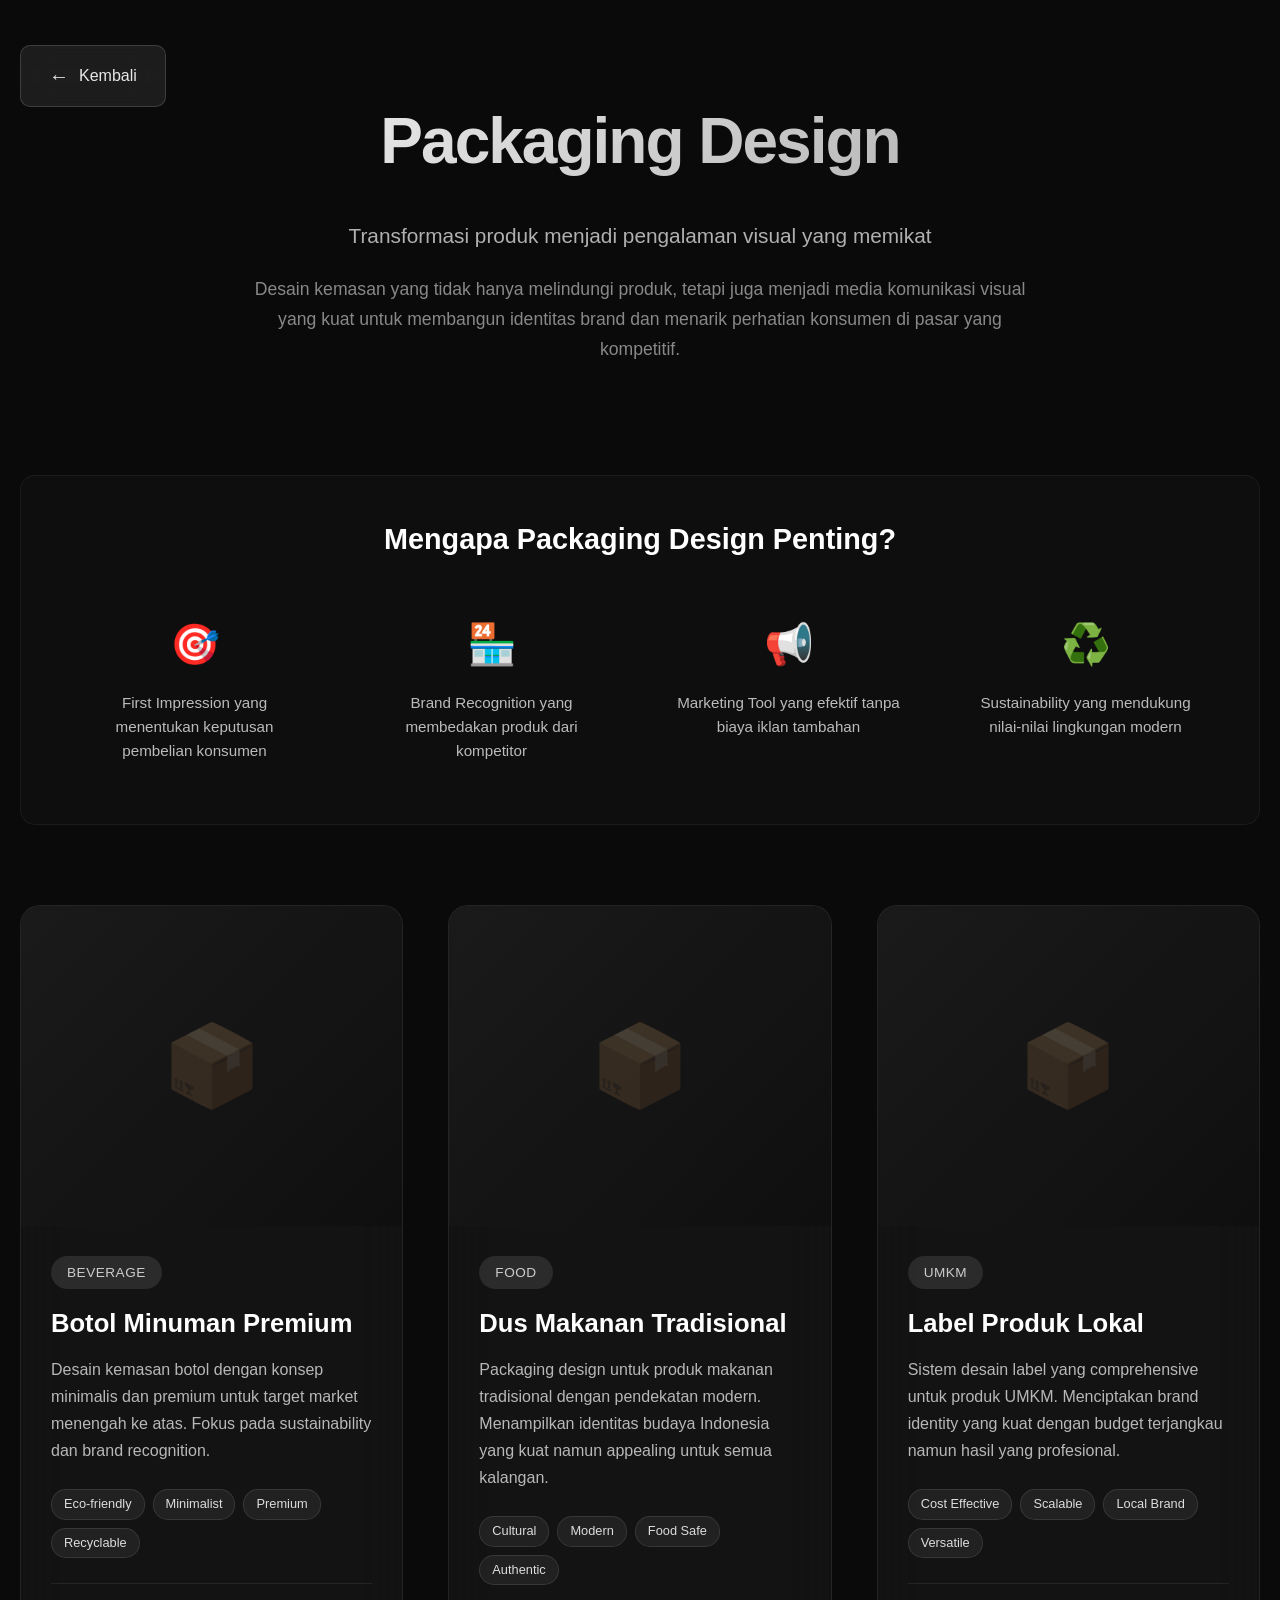
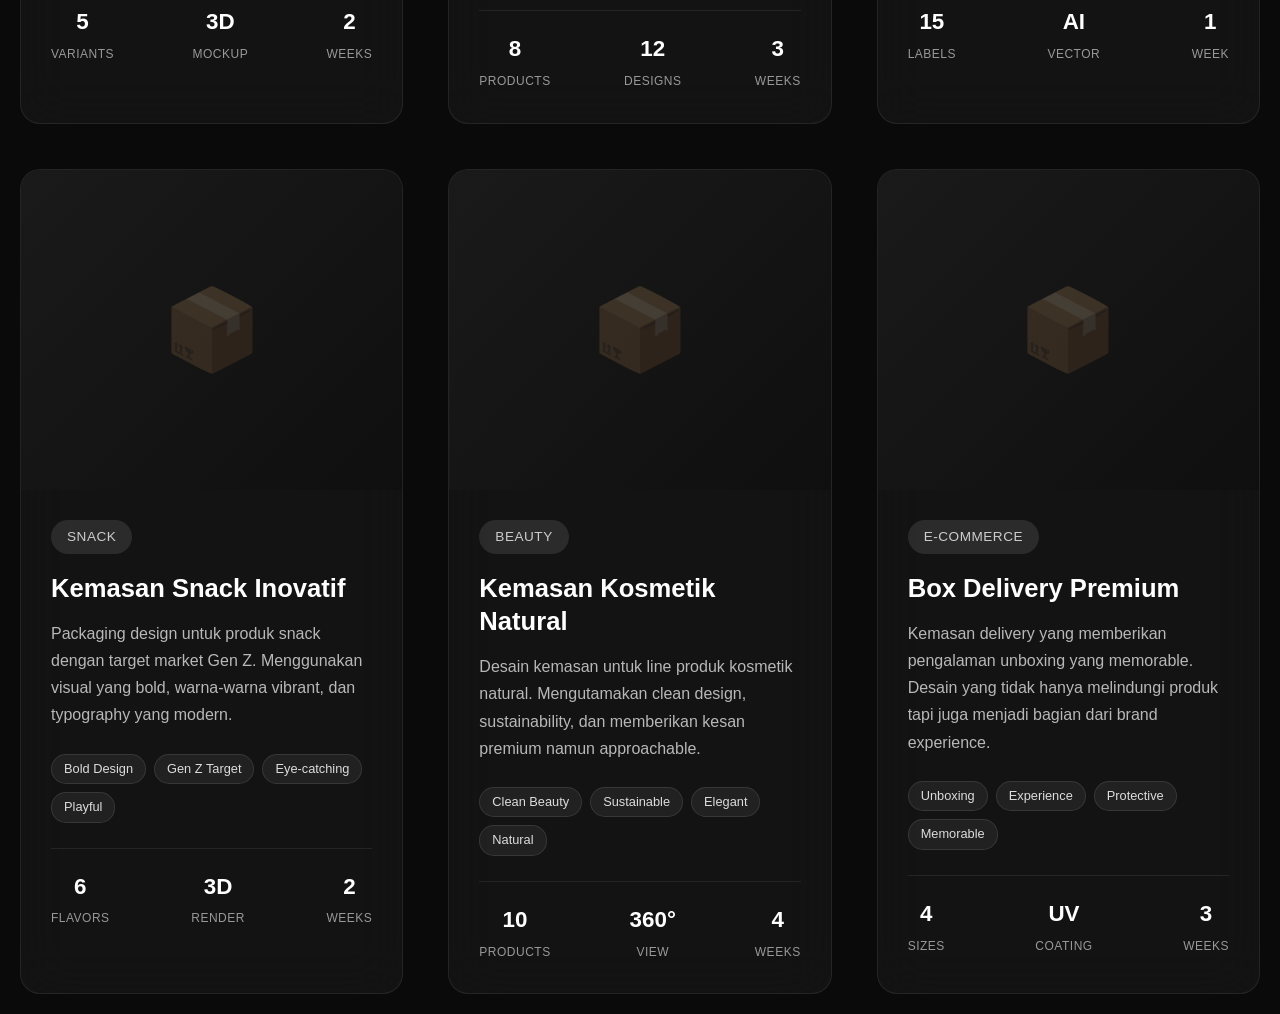
<file: project6.html>
<!DOCTYPE html>
<html lang="id">
<head>
    <meta charset="UTF-8">
    <meta name="viewport" content="width=device-width, initial-scale=1.0">
    <title>Packaging Design - Portfolio Kreatif</title>

      <!-- Favicon untuk berbagai perangkat -->
  <link rel="apple-touch-icon" sizes="180x180" href="img/apple-touch-icon.png">
  <link rel="icon" type="image/png" sizes="192x192" href="img/android-chrome-192x192.png">
  <link rel="icon" type="image/png" sizes="512x512" href="img/android-chrome-512x512.png">

    <style>
        * {
            margin: 0;
            padding: 0;
            box-sizing: border-box;
        }

        body {
            font-family: 'Segoe UI', Tahoma, Geneva, Verdana, sans-serif;
            background: #0a0a0a;
            color: #e8e8e8;
            line-height: 1.6;
            overflow-x: hidden;
        }

        .container {
            max-width: 1300px;
            margin: 0 auto;
            padding: 20px;
        }

        .header {
            text-align: center;
            padding: 70px 0 50px;
            position: relative;
        }

        .back-btn {
            position: absolute;
            top: 25px;
            left: 0;
            background: rgba(255, 255, 255, 0.08);
            backdrop-filter: blur(15px);
            border: 1px solid rgba(255, 255, 255, 0.15);
            color: #e8e8e8;
            padding: 14px 28px;
            text-decoration: none;
            border-radius: 10px;
            transition: all 0.4s ease;
            display: flex;
            align-items: center;
            gap: 10px;
            font-weight: 500;
        }

        .back-btn:hover {
            background: rgba(255, 255, 255, 0.15);
            transform: translateY(-3px);
            box-shadow: 0 8px 25px rgba(0, 0, 0, 0.3);
        }

        .back-btn::before {
            content: '←';
            font-size: 20px;
            font-weight: bold;
        }

        .title {
            font-size: 4rem;
            font-weight: 800;
            margin-bottom: 25px;
            background: linear-gradient(135deg, #ffffff, #a0a0a0);
            background-clip: text;
            -webkit-background-clip: text;
            -webkit-text-fill-color: transparent;
            letter-spacing: -2px;
        }

        .subtitle {
            font-size: 1.3rem;
            color: #b0b0b0;
            max-width: 700px;
            margin: 0 auto 20px;
            line-height: 1.8;
        }

        .description {
            font-size: 1.1rem;
            color: #888;
            max-width: 800px;
            margin: 0 auto;
            line-height: 1.7;
        }

        .projects-grid {
            display: grid;
            grid-template-columns: repeat(auto-fit, minmax(380px, 1fr));
            gap: 45px;
            margin-top: 80px;
        }

        .project-card {
            background: rgba(255, 255, 255, 0.04);
            backdrop-filter: blur(25px);
            border: 1px solid rgba(255, 255, 255, 0.08);
            border-radius: 20px;
            overflow: hidden;
            transition: all 0.5s ease;
            cursor: pointer;
            position: relative;
        }

        .project-card:hover {
            transform: translateY(-15px) scale(1.02);
            box-shadow: 0 25px 50px rgba(0, 0, 0, 0.4);
            border-color: rgba(255, 255, 255, 0.15);
        }

        .project-image {
            height: 320px;
            background: linear-gradient(135deg, #1a1a1a, #0f0f0f);
            display: flex;
            align-items: center;
            justify-content: center;
            position: relative;
            overflow: hidden;
        }

        .project-image::before {
            content: '📦';
            font-size: 5rem;
            opacity: 0.2;
            position: absolute;
        }

        .project-image::after {
            content: '';
            position: absolute;
            top: 0;
            left: 0;
            right: 0;
            bottom: 0;
            background: linear-gradient(45deg, transparent, rgba(255,255,255,0.03), transparent);
            transform: translateX(-100%);
            transition: transform 0.6s ease;
        }

        .project-card:hover .project-image::after {
            transform: translateX(100%);
        }

        .project-content {
            padding: 30px;
        }

        .project-category {
            display: inline-block;
            background: rgba(255, 255, 255, 0.1);
            color: #ccc;
            padding: 6px 16px;
            border-radius: 25px;
            font-size: 0.85rem;
            font-weight: 500;
            margin-bottom: 18px;
            text-transform: uppercase;
            letter-spacing: 0.5px;
        }

        .project-title {
            font-size: 1.6rem;
            font-weight: 700;
            margin-bottom: 15px;
            color: #fff;
            line-height: 1.3;
        }

        .project-description {
            color: #b8b8b8;
            font-size: 1rem;
            line-height: 1.7;
            margin-bottom: 25px;
        }

        .project-features {
            display: flex;
            flex-wrap: wrap;
            gap: 8px;
            margin-bottom: 25px;
        }

        .feature-tag {
            background: rgba(255, 255, 255, 0.06);
            color: #ddd;
            padding: 4px 12px;
            border-radius: 15px;
            font-size: 0.8rem;
            border: 1px solid rgba(255, 255, 255, 0.1);
        }

        .project-stats {
            display: flex;
            justify-content: space-between;
            padding-top: 20px;
            border-top: 1px solid rgba(255, 255, 255, 0.08);
        }

        .stat {
            text-align: center;
        }

        .stat-number {
            font-size: 1.4rem;
            font-weight: 700;
            color: #fff;
            display: block;
        }

        .stat-label {
            font-size: 0.75rem;
            color: #999;
            text-transform: uppercase;
            letter-spacing: 0.5px;
            margin-top: 2px;
        }

        .modal {
            display: none;
            position: fixed;
            top: 0;
            left: 0;
            width: 100%;
            height: 100%;
            background: rgba(0, 0, 0, 0.92);
            backdrop-filter: blur(15px);
            z-index: 1000;
            opacity: 0;
            transition: opacity 0.4s ease;
        }

        .modal.active {
            display: flex;
            align-items: center;
            justify-content: center;
            opacity: 1;
        }

        .modal-content {
            background: rgba(15, 15, 15, 0.95);
            backdrop-filter: blur(30px);
            border: 1px solid rgba(255, 255, 255, 0.1);
            padding: 50px;
            border-radius: 25px;
            max-width: 600px;
            width: 90%;
            text-align: center;
            transform: scale(0.8);
            transition: transform 0.4s ease;
            position: relative;
        }

        .modal.active .modal-content {
            transform: scale(1);
        }

        .modal-close {
            position: absolute;
            top: 25px;
            right: 35px;
            font-size: 2.5rem;
            color: #bbb;
            cursor: pointer;
            transition: color 0.3s ease;
            line-height: 1;
        }

        .modal-close:hover {
            color: #fff;
        }

        .modal-title {
            font-size: 2rem;
            font-weight: 700;
            margin-bottom: 20px;
            color: #fff;
        }

        .modal-description {
            color: #ccc;
            line-height: 1.8;
            font-size: 1.1rem;
        }

        .highlight-section {
            background: rgba(255, 255, 255, 0.02);
            border-radius: 15px;
            padding: 40px;
            margin: 60px 0;
            border: 1px solid rgba(255, 255, 255, 0.05);
        }

        .highlight-title {
            font-size: 1.8rem;
            font-weight: 600;
            color: #fff;
            margin-bottom: 20px;
            text-align: center;
        }

        .highlight-grid {
            display: grid;
            grid-template-columns: repeat(auto-fit, minmax(200px, 1fr));
            gap: 30px;
            margin-top: 30px;
        }

        .highlight-item {
            text-align: center;
            padding: 20px;
        }

        .highlight-icon {
            font-size: 2.5rem;
            margin-bottom: 15px;
            display: block;
        }

        .highlight-text {
            color: #bbb;
            font-size: 0.95rem;
        }

        @media (max-width: 768px) {
            .container {
                padding: 15px;
            }

            .title {
                font-size: 2.8rem;
            }

            .projects-grid {
                grid-template-columns: 1fr;
                gap: 30px;
                margin-top: 50px;
            }

            .back-btn {
                position: static;
                display: inline-flex;
                margin-bottom: 40px;
            }

            .header {
                padding: 30px 0 40px;
            }

            .project-content {
                padding: 25px;
            }

            .modal-content {
                padding: 40px 25px;
                margin: 20px;
            }

            .highlight-section {
                padding: 30px 20px;
            }
        }

        @media (max-width: 480px) {
            .title {
                font-size: 2.2rem;
            }

            .projects-grid {
                grid-template-columns: 1fr;
                gap: 25px;
            }

            .project-image {
                height: 250px;
            }

            .highlight-grid {
                grid-template-columns: 1fr;
                gap: 20px;
            }
        }

        .fade-in {
            animation: fadeInUp 0.8s ease forwards;
            opacity: 0;
            transform: translateY(40px);
        }

        .fade-in:nth-child(1) { animation-delay: 0.1s; }
        .fade-in:nth-child(2) { animation-delay: 0.2s; }
        .fade-in:nth-child(3) { animation-delay: 0.3s; }
        .fade-in:nth-child(4) { animation-delay: 0.4s; }
        .fade-in:nth-child(5) { animation-delay: 0.5s; }
        .fade-in:nth-child(6) { animation-delay: 0.6s; }

        @keyframes fadeInUp {
            to {
                opacity: 1;
                transform: translateY(0);
            }
        }
    </style>
</head>
<body>
    <div class="container">
        <div class="header">
            <a href="/search" class="back-btn">Kembali</a>
            <h1 class="title">Packaging Design</h1>
            <p class="subtitle">Transformasi produk menjadi pengalaman visual yang memikat</p>
            <p class="description">Desain kemasan yang tidak hanya melindungi produk, tetapi juga menjadi media komunikasi visual yang kuat untuk membangun identitas brand dan menarik perhatian konsumen di pasar yang kompetitif.</p>
        </div>

        <div class="highlight-section">
            <h2 class="highlight-title">Mengapa Packaging Design Penting?</h2>
            <div class="highlight-grid">
                <div class="highlight-item">
                    <span class="highlight-icon">🎯</span>
                    <p class="highlight-text">First Impression yang menentukan keputusan pembelian konsumen</p>
                </div>
                <div class="highlight-item">
                    <span class="highlight-icon">🏪</span>
                    <p class="highlight-text">Brand Recognition yang membedakan produk dari kompetitor</p>
                </div>
                <div class="highlight-item">
                    <span class="highlight-icon">📢</span>
                    <p class="highlight-text">Marketing Tool yang efektif tanpa biaya iklan tambahan</p>
                </div>
                <div class="highlight-item">
                    <span class="highlight-icon">♻️</span>
                    <p class="highlight-text">Sustainability yang mendukung nilai-nilai lingkungan modern</p>
                </div>
            </div>
        </div>

        <div class="projects-grid">
            <div class="project-card fade-in" onclick="openModal('Botol Minuman Premium', 'Desain kemasan botol untuk produk minuman premium dengan pendekatan minimalis dan elegan. Menggunakan material berkualitas tinggi dengan finishing yang memberikan kesan luxury namun tetap eco-friendly.')">
                <div class="project-image"></div>
                <div class="project-content">
                    <span class="project-category">Beverage</span>
                    <h3 class="project-title">Botol Minuman Premium</h3>
                    <p class="project-description">Desain kemasan botol dengan konsep minimalis dan premium untuk target market menengah ke atas. Fokus pada sustainability dan brand recognition.</p>
                    <div class="project-features">
                        <span class="feature-tag">Eco-friendly</span>
                        <span class="feature-tag">Minimalist</span>
                        <span class="feature-tag">Premium</span>
                        <span class="feature-tag">Recyclable</span>
                    </div>
                    <div class="project-stats">
                        <div class="stat">
                            <span class="stat-number">5</span>
                            <span class="stat-label">Variants</span>
                        </div>
                        <div class="stat">
                            <span class="stat-number">3D</span>
                            <span class="stat-label">Mockup</span>
                        </div>
                        <div class="stat">
                            <span class="stat-number">2</span>
                            <span class="stat-label">Weeks</span>
                        </div>
                    </div>
                </div>
            </div>

            <div class="project-card fade-in" onclick="openModal('Dus Makanan Tradisional', 'Kemasan untuk produk makanan tradisional Indonesia dengan sentuhan modern. Menggabungkan elemen budaya lokal dengan desain contemporary untuk menarik generasi muda.')">
                <div class="project-image"></div>
                <div class="project-content">
                    <span class="project-category">Food</span>
                    <h3 class="project-title">Dus Makanan Tradisional</h3>
                    <p class="project-description">Packaging design untuk produk makanan tradisional dengan pendekatan modern. Menampilkan identitas budaya Indonesia yang kuat namun appealing untuk semua kalangan.</p>
                    <div class="project-features">
                        <span class="feature-tag">Cultural</span>
                        <span class="feature-tag">Modern</span>
                        <span class="feature-tag">Food Safe</span>
                        <span class="feature-tag">Authentic</span>
                    </div>
                    <div class="project-stats">
                        <div class="stat">
                            <span class="stat-number">8</span>
                            <span class="stat-label">Products</span>
                        </div>
                        <div class="stat">
                            <span class="stat-number">12</span>
                            <span class="stat-label">Designs</span>
                        </div>
                        <div class="stat">
                            <span class="stat-number">3</span>
                            <span class="stat-label">Weeks</span>
                        </div>
                    </div>
                </div>
            </div>

            <div class="project-card fade-in" onclick="openModal('Label Produk Lokal', 'Sistem label yang konsisten untuk berbagai produk UMKM lokal. Desain yang fleksibel namun tetap mempertahankan identitas brand yang kuat di setiap aplikasinya.')">
                <div class="project-image"></div>
                <div class="project-content">
                    <span class="project-category">UMKM</span>
                    <h3 class="project-title">Label Produk Lokal</h3>
                    <p class="project-description">Sistem desain label yang comprehensive untuk produk UMKM. Menciptakan brand identity yang kuat dengan budget terjangkau namun hasil yang profesional.</p>
                    <div class="project-features">
                        <span class="feature-tag">Cost Effective</span>
                        <span class="feature-tag">Scalable</span>
                        <span class="feature-tag">Local Brand</span>
                        <span class="feature-tag">Versatile</span>
                    </div>
                    <div class="project-stats">
                        <div class="stat">
                            <span class="stat-number">15</span>
                            <span class="stat-label">Labels</span>
                        </div>
                        <div class="stat">
                            <span class="stat-number">AI</span>
                            <span class="stat-label">Vector</span>
                        </div>
                        <div class="stat">
                            <span class="stat-number">1</span>
                            <span class="stat-label">Week</span>
                        </div>
                    </div>
                </div>
            </div>

            <div class="project-card fade-in" onclick="openModal('Kemasan Snack Inovatif', 'Desain kemasan untuk produk snack dengan konsep fun dan eye-catching. Target market anak muda dengan pendekatan visual yang bold dan playful namun tetap informatif.')">
                <div class="project-image"></div>
                <div class="project-content">
                    <span class="project-category">Snack</span>
                    <h3 class="project-title">Kemasan Snack Inovatif</h3>
                    <p class="project-description">Packaging design untuk produk snack dengan target market Gen Z. Menggunakan visual yang bold, warna-warna vibrant, dan typography yang modern.</p>
                    <div class="project-features">
                        <span class="feature-tag">Bold Design</span>
                        <span class="feature-tag">Gen Z Target</span>
                        <span class="feature-tag">Eye-catching</span>
                        <span class="feature-tag">Playful</span>
                    </div>
                    <div class="project-stats">
                        <div class="stat">
                            <span class="stat-number">6</span>
                            <span class="stat-label">Flavors</span>
                        </div>
                        <div class="stat">
                            <span class="stat-number">3D</span>
                            <span class="stat-label">Render</span>
                        </div>
                        <div class="stat">
                            <span class="stat-number">2</span>
                            <span class="stat-label">Weeks</span>
                        </div>
                    </div>
                </div>
            </div>

            <div class="project-card fade-in" onclick="openModal('Kemasan Kosmetik Natural', 'Packaging design untuk produk kosmetik natural dengan emphasis pada clean beauty dan sustainability. Menggunakan material ramah lingkungan dengan desain yang elegan.')">
                <div class="project-image"></div>
                <div class="project-content">
                    <span class="project-category">Beauty</span>
                    <h3 class="project-title">Kemasan Kosmetik Natural</h3>
                    <p class="project-description">Desain kemasan untuk line produk kosmetik natural. Mengutamakan clean design, sustainability, dan memberikan kesan premium namun approachable.</p>
                    <div class="project-features">
                        <span class="feature-tag">Clean Beauty</span>
                        <span class="feature-tag">Sustainable</span>
                        <span class="feature-tag">Elegant</span>
                        <span class="feature-tag">Natural</span>
                    </div>
                    <div class="project-stats">
                        <div class="stat">
                            <span class="stat-number">10</span>
                            <span class="stat-label">Products</span>
                        </div>
                        <div class="stat">
                            <span class="stat-number">360°</span>
                            <span class="stat-label">View</span>
                        </div>
                        <div class="stat">
                            <span class="stat-number">4</span>
                            <span class="stat-label">Weeks</span>
                        </div>
                    </div>
                </div>
            </div>

            <div class="project-card fade-in" onclick="openModal('Box Delivery Premium', 'Desain kemasan untuk layanan delivery premium dengan fokus pada unboxing experience. Setiap detail dirancang untuk memberikan kesan memorable kepada customer.')">
                <div class="project-image"></div>
                <div class="project-content">
                    <span class="project-category">E-commerce</span>
                    <h3 class="project-title">Box Delivery Premium</h3>
                    <p class="project-description">Kemasan delivery yang memberikan pengalaman unboxing yang memorable. Desain yang tidak hanya melindungi produk tapi juga menjadi bagian dari brand experience.</p>
                    <div class="project-features">
                        <span class="feature-tag">Unboxing</span>
                        <span class="feature-tag">Experience</span>
                        <span class="feature-tag">Protective</span>
                        <span class="feature-tag">Memorable</span>
                    </div>
                    <div class="project-stats">
                        <div class="stat">
                            <span class="stat-number">4</span>
                            <span class="stat-label">Sizes</span>
                        </div>
                        <div class="stat">
                            <span class="stat-number">UV</span>
                            <span class="stat-label">Coating</span>
                        </div>
                        <div class="stat">
                            <span class="stat-number">3</span>
                            <span class="stat-label">Weeks</span>
                        </div>
                    </div>
                </div>
            </div>
        </div>
    </div>

    <!-- Modal -->
    <div class="modal" id="projectModal">
        <div class="modal-content">
            <span class="modal-close" onclick="closeModal()">&times;</span>
            <h2 class="modal-title" id="modalTitle">Project Title</h2>
            <p class="modal-description" id="modalDescription">Deskripsi detail project akan ditampilkan di sini.</p>
            <br>
            <p style="color: #777; font-size: 0.9rem; font-style: italic;">
                Catatan:
            </p>
        </div>
    </div>

    <script>
        function openModal(title, description) {
            const modal = document.getElementById('projectModal');
            const modalTitle = document.getElementById('modalTitle');
            const modalDescription = document.getElementById('modalDescription');
            
            modalTitle.textContent = title;
            modalDescription.textContent = description;
            
            modal.classList.add('active');
            document.body.style.overflow = 'hidden';
        }

        function closeModal() {
            const modal = document.getElementById('projectModal');
            modal.classList.remove('active');
            document.body.style.overflow = 'auto';
        }

        // Close modal when clicking outside
        document.getElementById('projectModal').addEventListener('click', function(e) {
            if (e.target === this) {
                closeModal();
            }
        });

        // Close modal with Escape key
        document.addEventListener('keydown', function(e) {
            if (e.key === 'Escape') {
                closeModal();
            }
        });

        // Smooth scroll effects
        window.addEventListener('scroll', function() {
            const cards = document.querySelectorAll('.project-card');
            cards.forEach(card => {
                const cardTop = card.getBoundingClientRect().top;
                const cardVisible = 150;
                
                if (cardTop < window.innerHeight - cardVisible) {
                    card.style.transform = 'translateY(0)';
                    card.style.opacity = '1';
                }
            });
        });

        // Add loading animation
        window.addEventListener('load', function() {
            document.body.style.opacity = '1';
        });
    </script>
</body>
</html>
</file>
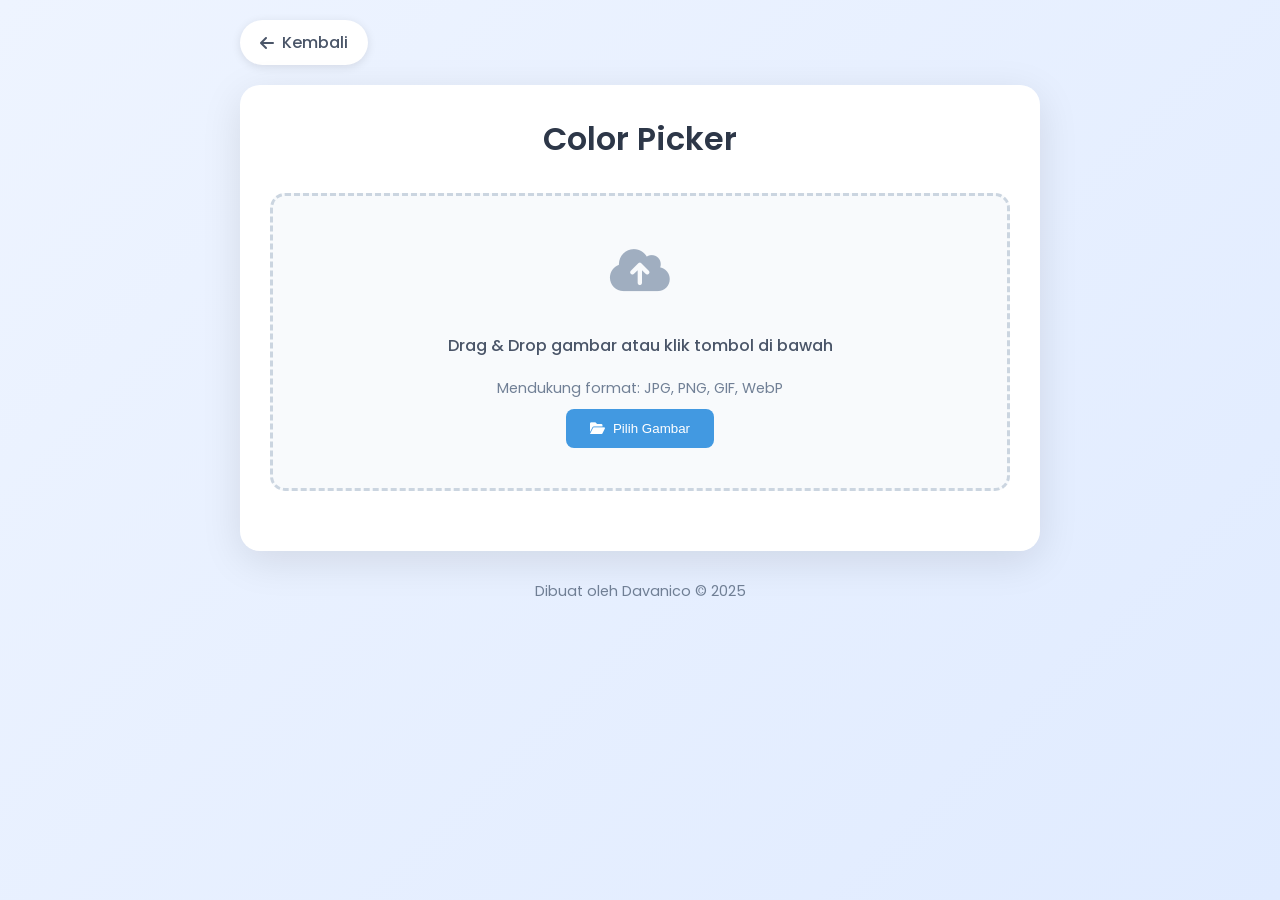
<file: project7.html>
<!DOCTYPE html>
<html lang="id">
<head>
    <meta charset="UTF-8">
    <meta name="viewport" content="width=device-width, initial-scale=1.0">
    <title>Color Picker - Davanico</title>
    <link href="https://fonts.googleapis.com/css2?family=Poppins:wght@300;400;500;600&display=swap" rel="stylesheet">
    <link rel="stylesheet" href="https://cdnjs.cloudflare.com/ajax/libs/font-awesome/6.0.0/css/all.min.css">
    <style>
        * {
            margin: 0;
            padding: 0;
            box-sizing: border-box;
        }

        body {
            font-family: 'Poppins', sans-serif;
            background: linear-gradient(135deg, #eef4ff 0%, #e0ebff 100%);
            min-height: 100vh;
            color: #333;
            padding: 20px;
        }

        .container {
            max-width: 800px;
            margin: 0 auto;
        }

        .back-button {
            display: inline-flex;
            align-items: center;
            gap: 8px;
            padding: 10px 20px;
            background: white;
            border: none;
            border-radius: 25px;
            color: #4a5568;
            text-decoration: none;
            font-weight: 500;
            box-shadow: 0 2px 10px rgba(0,0,0,0.1);
            transition: all 0.3s ease;
            margin-bottom: 20px;
            cursor: pointer;
        }

        .back-button:hover {
            transform: translateY(-2px);
            box-shadow: 0 4px 20px rgba(0,0,0,0.15);
        }

        .card {
            background: white;
            border-radius: 20px;
            padding: 30px;
            box-shadow: 0 10px 40px rgba(0,0,0,0.1);
            backdrop-filter: blur(10px);
        }

        .title {
            text-align: center;
            margin-bottom: 30px;
            color: #2d3748;
            font-weight: 600;
            font-size: 2rem;
        }

        .upload-area {
            border: 3px dashed #cbd5e0;
            border-radius: 15px;
            padding: 40px;
            text-align: center;
            cursor: pointer;
            transition: all 0.3s ease;
            margin-bottom: 30px;
            background: #f8fafc;
            position: relative;
            min-height: 200px;
            display: flex;
            flex-direction: column;
            justify-content: center;
            align-items: center;
        }

        .upload-area:hover {
            border-color: #4299e1;
            background: #ebf8ff;
        }

        .upload-area.dragover {
            border-color: #4299e1;
            background: #ebf8ff;
            transform: scale(1.02);
        }

        .upload-area.has-image {
            border: 2px solid #e2e8f0;
            background: #f8fafc;
            padding: 20px;
            min-height: auto;
            margin-bottom: 20px;
        }

        .upload-area.has-image:hover {
            border-color: #cbd5e0;
            background: #f8fafc;
        }

        .upload-area-content {
            display: flex;
            flex-direction: column;
            align-items: center;
            gap: 10px;
        }

        .upload-button {
            background: #4299e1;
            color: white;
            border: none;
            padding: 12px 24px;
            border-radius: 8px;
            cursor: pointer;
            font-weight: 500;
            transition: all 0.3s ease;
            display: flex;
            align-items: center;
            gap: 8px;
        }

        .upload-button:hover {
            background: #3182ce;
            transform: translateY(-2px);
        }

        .upload-icon {
            font-size: 3rem;
            color: #a0aec0;
            margin-bottom: 15px;
        }

        .upload-text {
            color: #4a5568;
            font-weight: 500;
            margin-bottom: 10px;
        }

        .upload-subtext {
            color: #718096;
            font-size: 0.9rem;
        }

        .image-container {
            position: relative;
            display: none;
            margin-bottom: 30px;
            border-radius: 15px;
            overflow: hidden;
            box-shadow: 0 5px 20px rgba(0,0,0,0.1);
        }

        .image-display {
            width: 100%;
            height: auto;
            max-height: 400px;
            object-fit: contain;
            cursor: crosshair;
            display: block;
        }

        .zoom-preview {
            position: fixed;
            width: 120px;
            height: 120px;
            border: 4px solid white;
            border-radius: 50%;
            box-shadow: 0 8px 32px rgba(0,0,0,0.3);
            pointer-events: none;
            z-index: 1000;
            background: white;
            display: none;
            transform: translate(-50%, -50%);
        }

        .zoom-canvas {
            width: 100%;
            height: 100%;
            border-radius: 50%;
            image-rendering: pixelated;
            image-rendering: -moz-crisp-edges;
            image-rendering: crisp-edges;
        }

        .color-info {
            display: none;
            grid-template-columns: 1fr 1fr;
            gap: 20px;
            margin-bottom: 20px;
        }

        .color-preview {
            width: 100%;
            height: 80px;
            border-radius: 10px;
            border: 2px solid #e2e8f0;
            margin-bottom: 20px;
            box-shadow: inset 0 2px 4px rgba(0,0,0,0.1);
        }

        .color-input-group {
            display: flex;
            flex-direction: column;
            gap: 10px;
        }

        .color-input {
            display: flex;
            align-items: center;
            gap: 10px;
            padding: 12px 15px;
            border: 2px solid #e2e8f0;
            border-radius: 10px;
            background: #f8fafc;
            transition: border-color 0.3s ease;
        }

        .color-input:focus-within {
            border-color: #4299e1;
        }

        .color-input label {
            font-weight: 500;
            color: #4a5568;
            min-width: 50px;
        }

        .color-input input {
            flex: 1;
            border: none;
            background: transparent;
            font-family: 'Courier New', monospace;
            font-size: 14px;
            color: #2d3748;
        }

        .color-input input:focus {
            outline: none;
        }

        .copy-btn {
            background: #4299e1;
            color: white;
            border: none;
            padding: 8px 12px;
            border-radius: 6px;
            cursor: pointer;
            font-size: 12px;
            font-weight: 500;
            transition: all 0.3s ease;
        }

        .copy-btn:hover {
            background: #3182ce;
            transform: translateY(-1px);
        }

        .copy-btn:active {
            transform: translateY(0);
        }

        .footer {
            text-align: center;
            margin-top: 30px;
            color: #718096;
            font-size: 0.9rem;
        }

        .hidden {
            display: none !important;
        }

        #fileInput {
            display: none;
        }

        .color-indicator {
            position: absolute;
            width: 20px;
            height: 20px;
            border: 3px solid white;
            border-radius: 50%;
            pointer-events: none;
            z-index: 100;
            box-shadow: 0 2px 8px rgba(0,0,0,0.3), inset 0 1px 0 rgba(255,255,255,0.3);
            display: none;
            transform: translate(-50%, -50%);
        }

        .color-indicator::after {
            content: '';
            position: absolute;
            top: -6px;
            left: -6px;
            right: -6px;
            bottom: -6px;
            border: 2px solid rgba(0,0,0,0.2);
            border-radius: 50%;
        }

        .instructions {
            text-align: center;
            margin-bottom: 20px;
            padding: 15px;
            background: #e6fffa;
            border-radius: 10px;
            border-left: 4px solid #38b2ac;
            color: #2d3748;
            display: none;
        }

        .instructions.show {
            display: block;
        }

        .instructions i {
            color: #38b2ac;
            margin-right: 8px;
        }

        .toast {
            position: fixed;
            top: 20px;
            right: 20px;
            background: #48bb78;
            color: white;
            padding: 12px 20px;
            border-radius: 8px;
            box-shadow: 0 5px 15px rgba(0,0,0,0.2);
            z-index: 1000;
            transform: translateX(100%);
            opacity: 0;
            transition: all 0.3s ease;
        }

        .toast.show {
            transform: translateX(0);
            opacity: 1;
        }

        @media (max-width: 768px) {
            .container {
                padding: 10px;
            }

            .card {
                padding: 20px;
            }

            .title {
                font-size: 1.5rem;
            }

            .color-info {
                grid-template-columns: 1fr;
                gap: 15px;
            }

            .upload-area {
                padding: 30px 20px;
            }

            .zoom-preview {
                width: 100px;
                height: 100px;
            }

            .upload-area {
                min-height: 150px;
                padding: 20px;
            }
        }
    </style>
</head>
<body>
    <div class="container">
        <a href="/search?tab=random" class="back-button">
            <i class="fas fa-arrow-left"></i>
            Kembali
        </a>

        <div class="card">
            <h1 class="title">Color Picker</h1>
            
            <div class="upload-area" id="uploadArea">
                <div class="upload-area-content">
                    <div class="upload-icon">
                        <i class="fas fa-cloud-upload-alt"></i>
                    </div>
                    <div class="upload-text">Drag & Drop gambar atau klik tombol di bawah</div>
                    <div class="upload-subtext">Mendukung format: JPG, PNG, GIF, WebP</div>
                    <button class="upload-button" onclick="fileInput.click()">
                        <i class="fas fa-folder-open"></i>
                        Pilih Gambar
                    </button>
                </div>
            </div>

            <input type="file" id="fileInput" accept="image/*">

            <div class="instructions" id="instructions">
                <i class="fas fa-info-circle"></i>
                <strong>Petunjuk:</strong> Klik atau sentuh pada gambar untuk memilih warna. Zoom preview akan muncul untuk membantu Anda memilih dengan presisi.
            </div>

            <div class="image-container" id="imageContainer">
                <img id="imageDisplay" class="image-display" alt="Uploaded image">
                <div class="color-indicator" id="colorIndicator"></div>
                <div class="zoom-preview" id="zoomPreview">
                    <canvas class="zoom-canvas" id="zoomCanvas"></canvas>
                </div>
            </div>

            <div class="color-preview" id="colorPreview"></div>

            <div class="color-info" id="colorInfo">
                <div class="color-input-group">
                    <div class="color-input">
                        <label>HEX:</label>
                        <input type="text" id="hexInput" readonly>
                        <button class="copy-btn" onclick="copyColor('hex')">
                            <i class="fas fa-copy"></i>
                        </button>
                    </div>
                </div>
                <div class="color-input-group">
                    <div class="color-input">
                        <label>RGB:</label>
                        <input type="text" id="rgbInput" readonly>
                        <button class="copy-btn" onclick="copyColor('rgb')">
                            <i class="fas fa-copy"></i>
                        </button>
                    </div>
                </div>
            </div>
        </div>

        <div class="footer">
            Dibuat oleh Davanico © 2025
        </div>
    </div>

    <div class="toast" id="toast"></div>

    <script>
        const uploadArea = document.getElementById('uploadArea');
        const fileInput = document.getElementById('fileInput');
        const imageContainer = document.getElementById('imageContainer');
        const imageDisplay = document.getElementById('imageDisplay');
        const colorPreview = document.getElementById('colorPreview');
        const colorInfo = document.getElementById('colorInfo');
        const hexInput = document.getElementById('hexInput');
        const rgbInput = document.getElementById('rgbInput');
        const zoomPreview = document.getElementById('zoomPreview');
        const zoomCanvas = document.getElementById('zoomCanvas');
        const toast = document.getElementById('toast');
        const colorIndicator = document.getElementById('colorIndicator');
        const instructions = document.getElementById('instructions');

        let canvas, ctx, imageData;
        let zoomCtx = zoomCanvas.getContext('2d');
        let isProcessing = false;

        // Set up zoom canvas
        zoomCanvas.width = 120;
        zoomCanvas.height = 120;

        // Upload area events
        uploadArea.addEventListener('click', (e) => {
            if (e.target.closest('.upload-button')) return;
            fileInput.click();
        });
        uploadArea.addEventListener('dragover', handleDragOver);
        uploadArea.addEventListener('dragleave', handleDragLeave);
        uploadArea.addEventListener('drop', handleDrop);

        fileInput.addEventListener('change', handleFileSelect);

        // Image events
        imageDisplay.addEventListener('mousedown', startColorPicking);
        imageDisplay.addEventListener('mousemove', handleMouseMove);
        imageDisplay.addEventListener('mouseup', stopColorPicking);
        imageDisplay.addEventListener('mouseleave', stopColorPicking);

        // Touch events for mobile
        imageDisplay.addEventListener('touchstart', handleTouchStart);
        imageDisplay.addEventListener('touchmove', handleTouchMove);
        imageDisplay.addEventListener('touchend', handleTouchEnd);

        let isColorPicking = false;
        let isTouching = false;

        function handleDragOver(e) {
            e.preventDefault();
            uploadArea.classList.add('dragover');
        }

        function handleDragLeave(e) {
            e.preventDefault();
            uploadArea.classList.remove('dragover');
        }

        function handleDrop(e) {
            e.preventDefault();
            uploadArea.classList.remove('dragover');
            const files = e.dataTransfer.files;
            if (files.length > 0) {
                handleFile(files[0]);
            }
        }

        function handleFileSelect(e) {
            const file = e.target.files[0];
            if (file) {
                handleFile(file);
            }
        }

        function handleFile(file) {
            if (!file.type.startsWith('image/')) {
                showToast('Harap pilih file gambar yang valid!', 'error');
                return;
            }

            const reader = new FileReader();
            reader.onload = function(e) {
                imageDisplay.src = e.target.result;
                imageDisplay.onload = function() {
                    setupCanvas();
                    uploadArea.classList.add('has-image');
                    uploadArea.innerHTML = `
                        <div class="upload-area-content">
                            <i class="fas fa-sync-alt" style="font-size: 1.5rem; color: #4299e1; margin-bottom: 10px;"></i>
                            <div style="font-weight: 500; color: #4a5568;">Ganti Gambar</div>
                            <button class="upload-button" onclick="fileInput.click()">
                                <i class="fas fa-folder-open"></i>
                                Pilih Gambar Lain
                            </button>
                        </div>
                    `;
                    instructions.classList.add('show');
                    imageContainer.style.display = 'block';
                    colorInfo.style.display = 'grid';
                    colorPreview.style.display = 'block';
                    showToast('Gambar berhasil dimuat! Klik pada gambar untuk memilih warna.', 'success');
                };
            };
            reader.readAsDataURL(file);
        }

        function setupCanvas() {
            canvas = document.createElement('canvas');
            ctx = canvas.getContext('2d');
            canvas.width = imageDisplay.naturalWidth;
            canvas.height = imageDisplay.naturalHeight;
            ctx.drawImage(imageDisplay, 0, 0);
            imageData = ctx.getImageData(0, 0, canvas.width, canvas.height);
        }

        function startColorPicking(e) {
            e.preventDefault();
            isColorPicking = true;
            zoomPreview.style.display = 'block';
            colorIndicator.style.display = 'block';
            updateColorFromEvent(e);
        }

        function handleMouseMove(e) {
            if (isColorPicking) {
                updateColorFromEvent(e);
            }
        }

        function stopColorPicking() {
            isColorPicking = false;
            zoomPreview.style.display = 'none';
        }

        function handleTouchStart(e) {
            e.preventDefault();
            isTouching = true;
            zoomPreview.style.display = 'block';
            colorIndicator.style.display = 'block';
            updateColorFromTouch(e);
        }

        function handleTouchMove(e) {
            e.preventDefault();
            if (isTouching) {
                updateColorFromTouch(e);
            }
        }

        function handleTouchEnd(e) {
            e.preventDefault();
            isTouching = false;
            zoomPreview.style.display = 'none';
        }

        function updateColorFromEvent(e) {
            const rect = imageDisplay.getBoundingClientRect();
            const x = e.clientX - rect.left;
            const y = e.clientY - rect.top;
            
            // Validasi bahwa klik berada di dalam area gambar
            if (x < 0 || x >= rect.width || y < 0 || y >= rect.height) {
                return;
            }
            
            updateColor(x, y, e.clientX, e.clientY);
            
            // Update color indicator position
            colorIndicator.style.left = `${x}px`;
            colorIndicator.style.top = `${y}px`;
        }

        function updateColorFromTouch(e) {
            const rect = imageDisplay.getBoundingClientRect();
            const touch = e.touches[0];
            const x = touch.clientX - rect.left;
            const y = touch.clientY - rect.top;
            
            // Validasi bahwa touch berada di dalam area gambar
            if (x < 0 || x >= rect.width || y < 0 || y >= rect.height) {
                return;
            }
            
            updateColor(x, y, touch.clientX, touch.clientY);
            
            // Update color indicator position
            colorIndicator.style.left = `${x}px`;
            colorIndicator.style.top = `${y}px`;
        }

        function updateColor(x, y, screenX, screenY) {
            if (!imageData || isProcessing) return;

            const rect = imageDisplay.getBoundingClientRect();
            const scaleX = canvas.width / rect.width;
            const scaleY = canvas.height / rect.height;
            
            const pixelX = Math.floor(x * scaleX);
            const pixelY = Math.floor(y * scaleY);

            // Validasi bahwa pixel berada di dalam bounds canvas
            if (pixelX < 0 || pixelX >= canvas.width || pixelY < 0 || pixelY >= canvas.height) {
                return;
            }

            const pixelIndex = (pixelY * canvas.width + pixelX) * 4;
            const r = imageData.data[pixelIndex];
            const g = imageData.data[pixelIndex + 1];
            const b = imageData.data[pixelIndex + 2];

            const hex = rgbToHex(r, g, b);
            const rgb = `rgb(${r}, ${g}, ${b})`;

            hexInput.value = hex;
            rgbInput.value = rgb;
            colorPreview.style.backgroundColor = hex;
            colorIndicator.style.backgroundColor = hex;

            // Update zoom preview
            updateZoomPreview(pixelX, pixelY);
            
            // Position zoom preview dengan offset yang tepat
            let zoomX = screenX + 30;
            let zoomY = screenY - 90;
            
            // Adjust position if too close to viewport edges
            const viewportWidth = window.innerWidth;
            const viewportHeight = window.innerHeight;
            
            if (zoomX + 120 > viewportWidth) {
                zoomX = screenX - 150;
            }
            if (zoomY < 0) {
                zoomY = screenY + 30;
            }
            
            zoomPreview.style.left = `${zoomX}px`;
            zoomPreview.style.top = `${zoomY}px`;
        }

        function updateZoomPreview(centerX, centerY) {
            const zoomRadius = 15;
            const zoomScale = 4;
            
            zoomCtx.clearRect(0, 0, zoomCanvas.width, zoomCanvas.height);
            
            // Calculate zoom area bounds dengan validasi
            const startX = Math.max(0, centerX - zoomRadius);
            const startY = Math.max(0, centerY - zoomRadius);
            const endX = Math.min(canvas.width, centerX + zoomRadius);
            const endY = Math.min(canvas.height, centerY + zoomRadius);
            
            const width = endX - startX;
            const height = endY - startY;
            
            if (width > 0 && height > 0) {
                try {
                    // Get image data for zoom area
                    const zoomImageData = ctx.getImageData(startX, startY, width, height);
                    
                    // Create temporary canvas for the zoom area
                    const tempCanvas = document.createElement('canvas');
                    const tempCtx = tempCanvas.getContext('2d');
                    tempCanvas.width = width;
                    tempCanvas.height = height;
                    tempCtx.putImageData(zoomImageData, 0, 0);
                    
                    // Disable image smoothing for pixelated effect
                    zoomCtx.imageSmoothingEnabled = false;
                    
                    // Calculate draw position to center the zoom area
                    const drawX = (zoomCanvas.width - width * zoomScale) / 2;
                    const drawY = (zoomCanvas.height - height * zoomScale) / 2;
                    
                    // Draw scaled version
                    zoomCtx.drawImage(tempCanvas, 0, 0, width, height, 
                                     drawX, drawY, width * zoomScale, height * zoomScale);
                    
                    // Draw center crosshair
                    const centerCanvasX = zoomCanvas.width / 2;
                    const centerCanvasY = zoomCanvas.height / 2;
                    const crosshairSize = 8;
                    
                    // White crosshair with black outline
                    zoomCtx.strokeStyle = 'white';
                    zoomCtx.lineWidth = 3;
                    zoomCtx.beginPath();
                    zoomCtx.moveTo(centerCanvasX - crosshairSize, centerCanvasY);
                    zoomCtx.lineTo(centerCanvasX + crosshairSize, centerCanvasY);
                    zoomCtx.moveTo(centerCanvasX, centerCanvasY - crosshairSize);
                    zoomCtx.lineTo(centerCanvasX, centerCanvasY + crosshairSize);
                    zoomCtx.stroke();
                    
                    // Black outline
                    zoomCtx.strokeStyle = 'black';
                    zoomCtx.lineWidth = 1;
                    zoomCtx.beginPath();
                    zoomCtx.moveTo(centerCanvasX - crosshairSize, centerCanvasY);
                    zoomCtx.lineTo(centerCanvasX + crosshairSize, centerCanvasY);
                    zoomCtx.moveTo(centerCanvasX, centerCanvasY - crosshairSize);
                    zoomCtx.lineTo(centerCanvasX, centerCanvasY + crosshairSize);
                    zoomCtx.stroke();
                    
                    // Add center pixel highlight
                    const pixelSize = zoomScale;
                    const pixelX = centerCanvasX - pixelSize / 2;
                    const pixelY = centerCanvasY - pixelSize / 2;
                    
                    zoomCtx.strokeStyle = 'rgba(255, 255, 255, 0.8)';
                    zoomCtx.lineWidth = 2;
                    zoomCtx.strokeRect(pixelX, pixelY, pixelSize, pixelSize);
                } catch (error) {
                    console.error('Error updating zoom preview:', error);
                }
            }
        }

        function rgbToHex(r, g, b) {
            return "#" + ((1 << 24) + (r << 16) + (g << 8) + b).toString(16).slice(1);
        }

        function copyColor(type) {
            const input = type === 'hex' ? hexInput : rgbInput;
            input.select();
            document.execCommand('copy');
            showToast(`Warna ${type.toUpperCase()} berhasil disalin!`, 'success');
        }

        function showToast(message, type = 'success') {
            toast.textContent = message;
            toast.style.background = type === 'success' ? '#48bb78' : '#f56565';
            toast.classList.add('show');
            
            setTimeout(() => {
                toast.classList.remove('show');
            }, 3000);
        }

        // Load default state
        window.onload = function() {
            uploadArea.style.display = 'flex';
            imageContainer.style.display = 'none';
            colorInfo.style.display = 'none';
            colorPreview.style.display = 'none';
            instructions.style.display = 'none';
        };
    </script>
</body>
</html>
</file>
